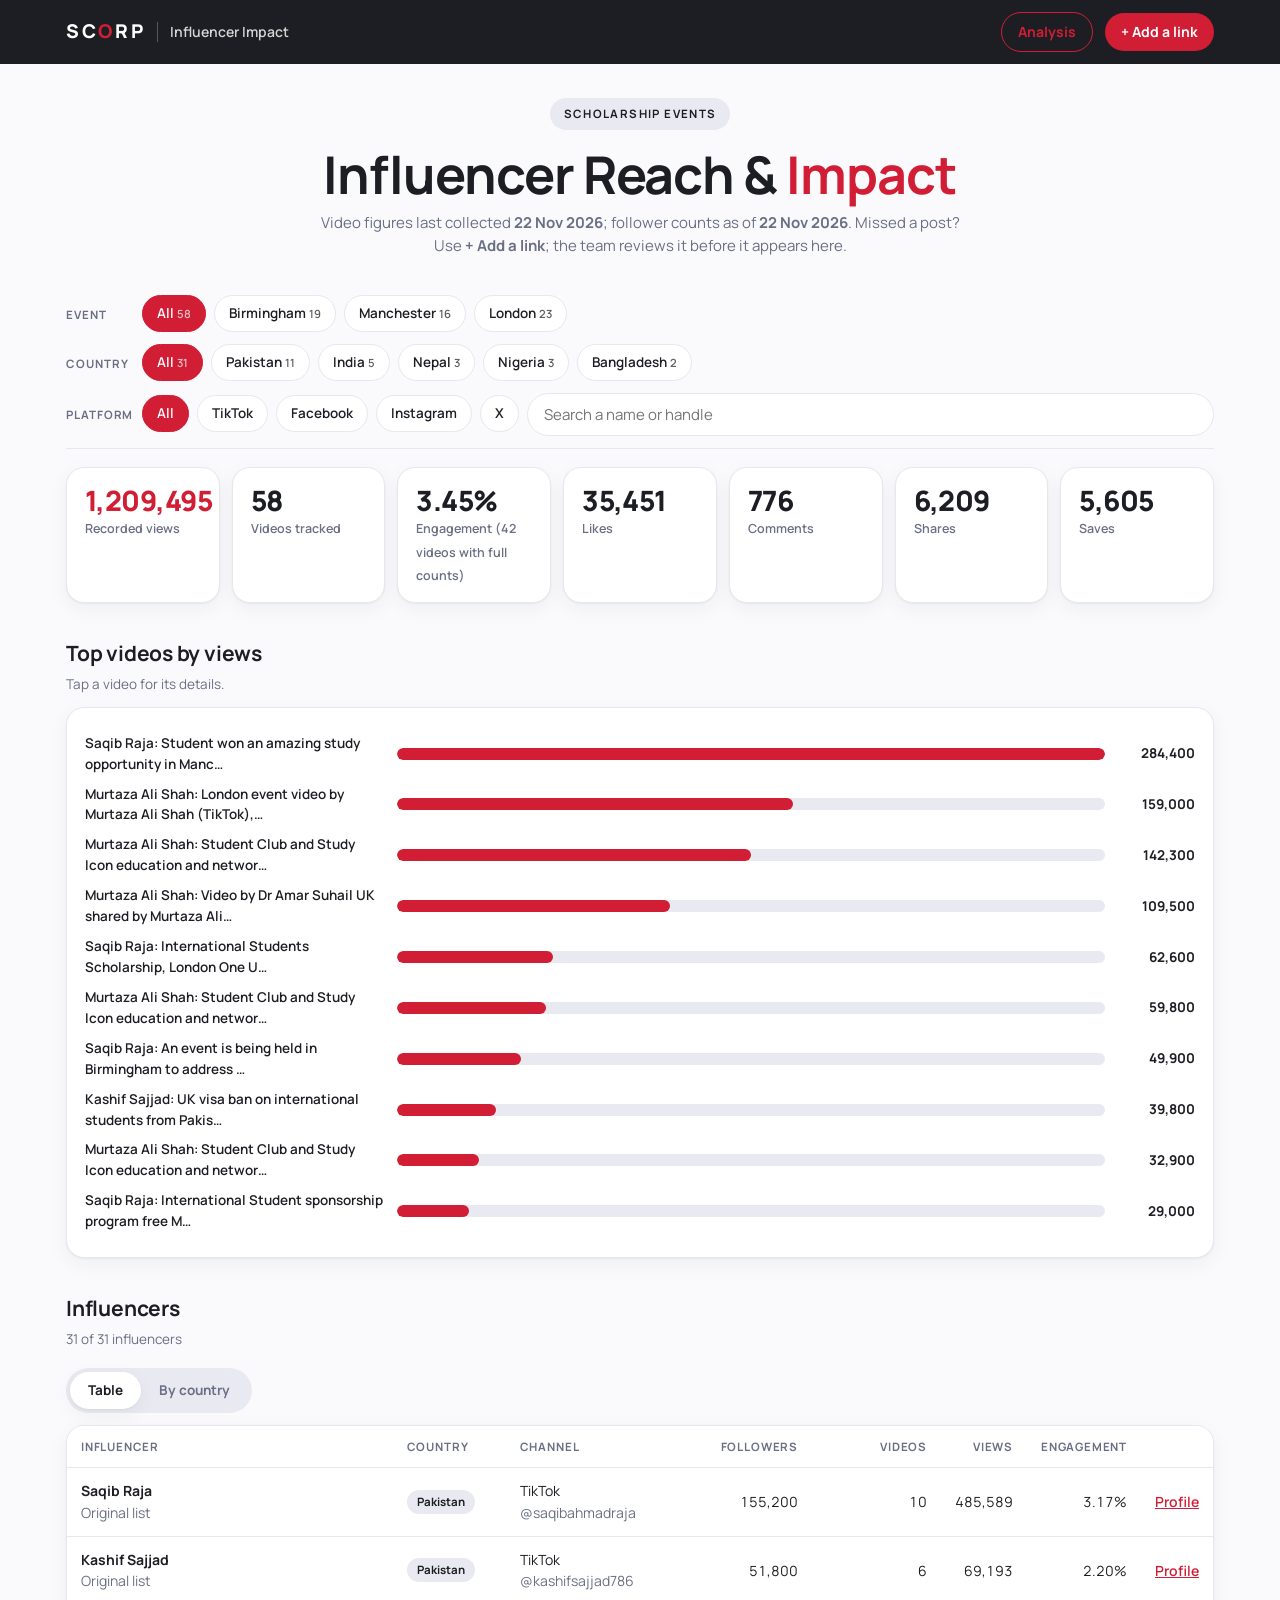
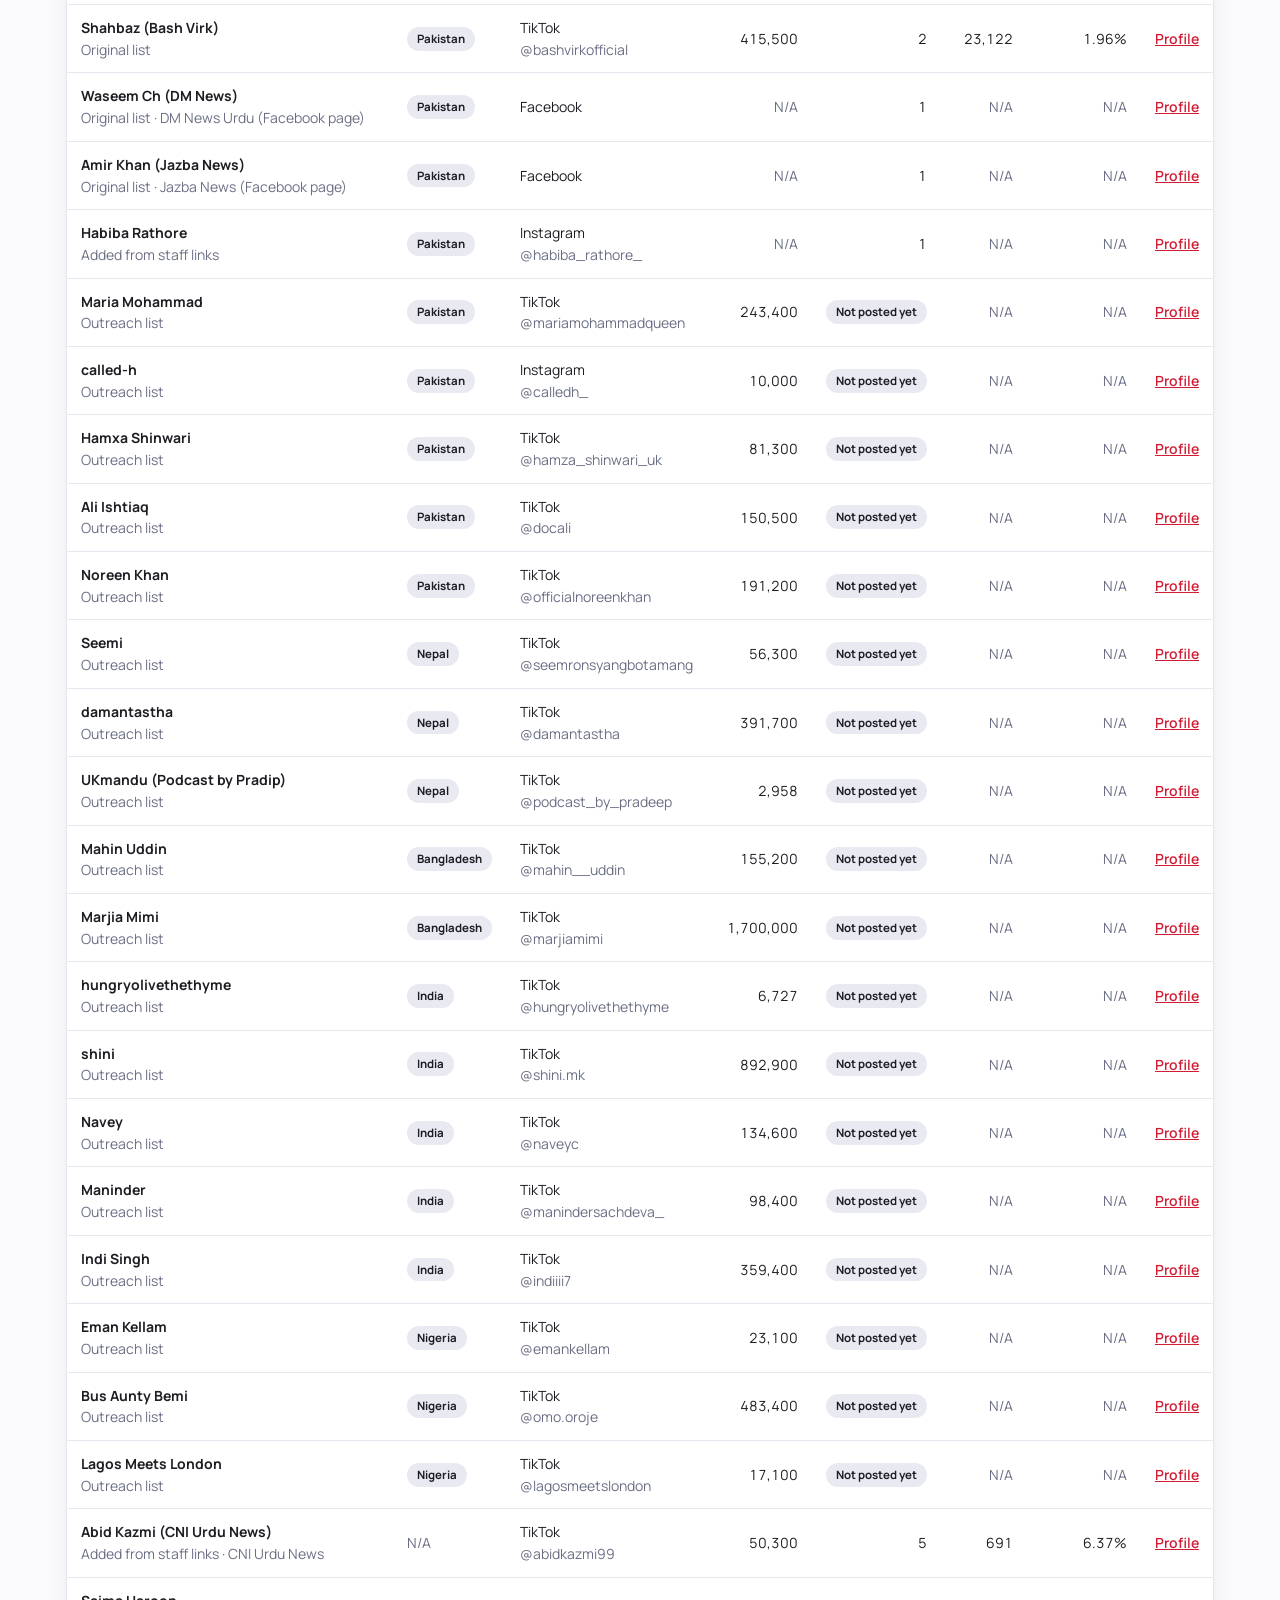
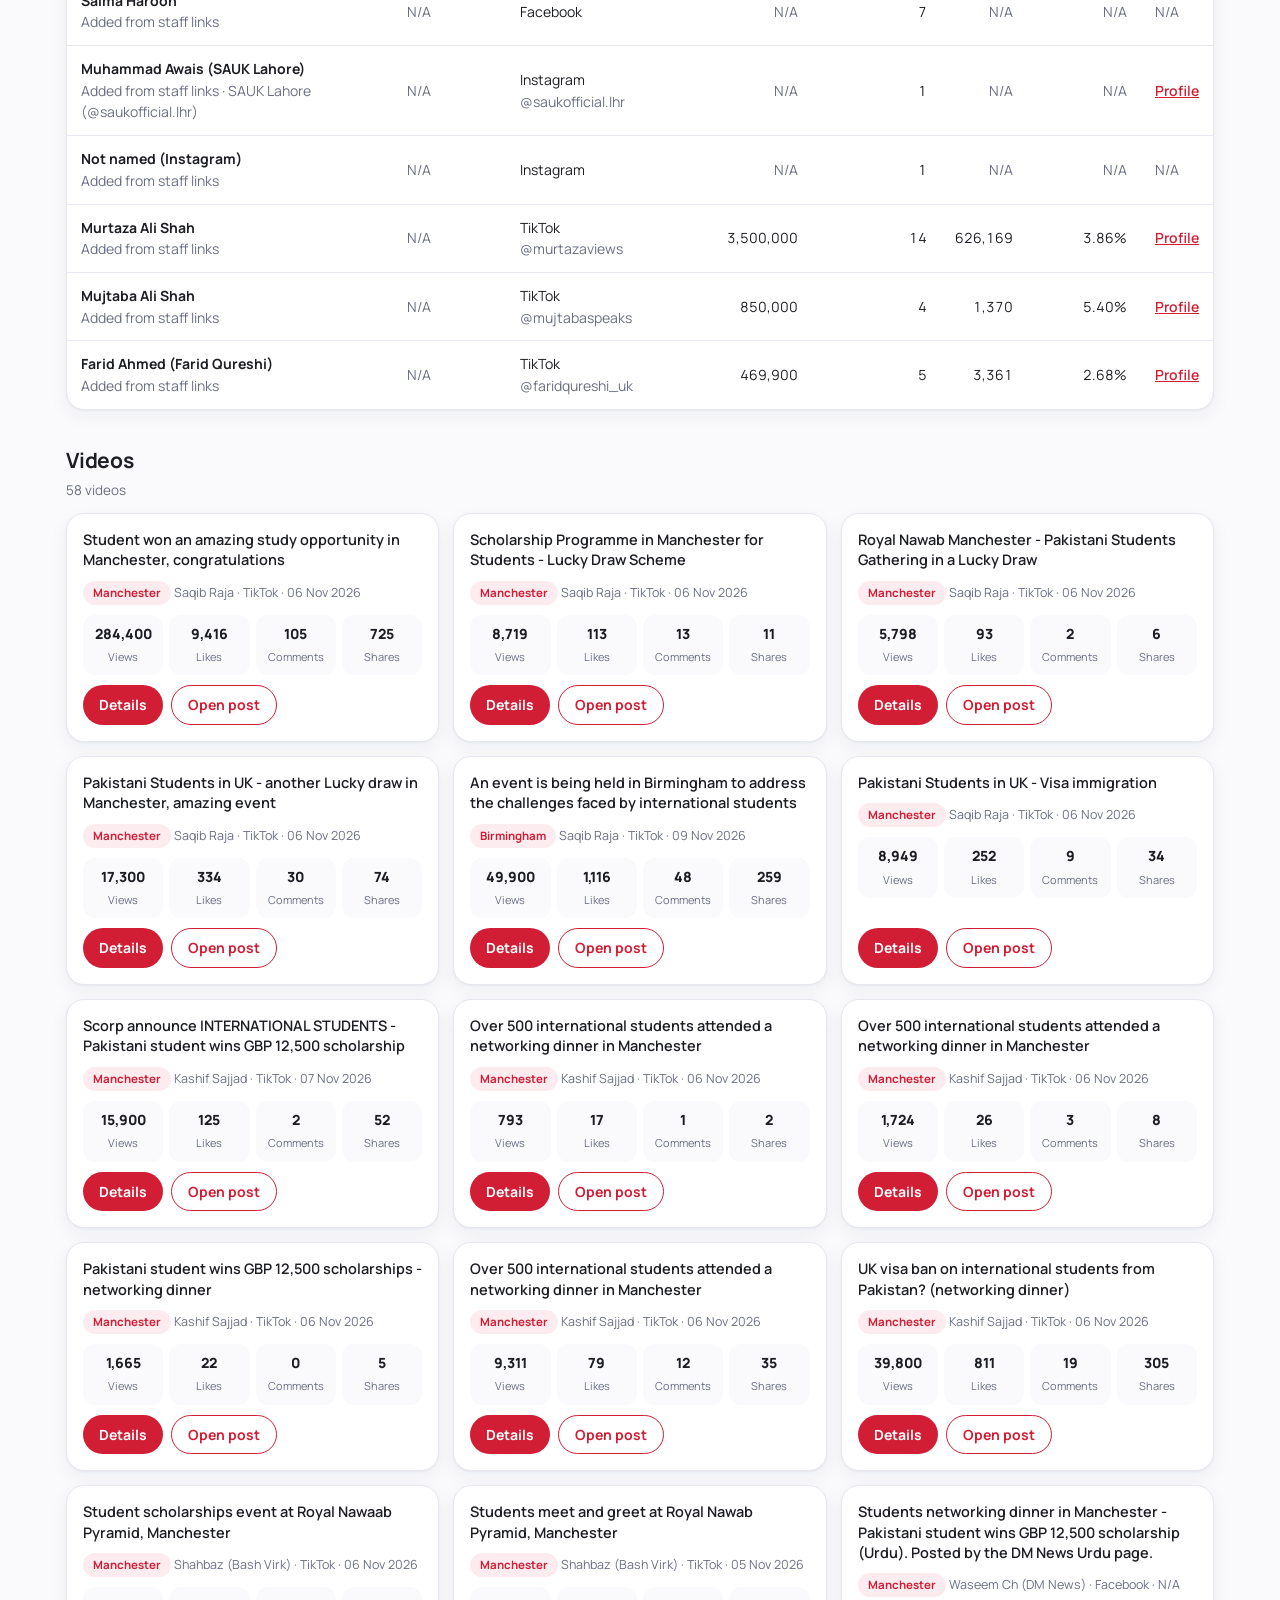
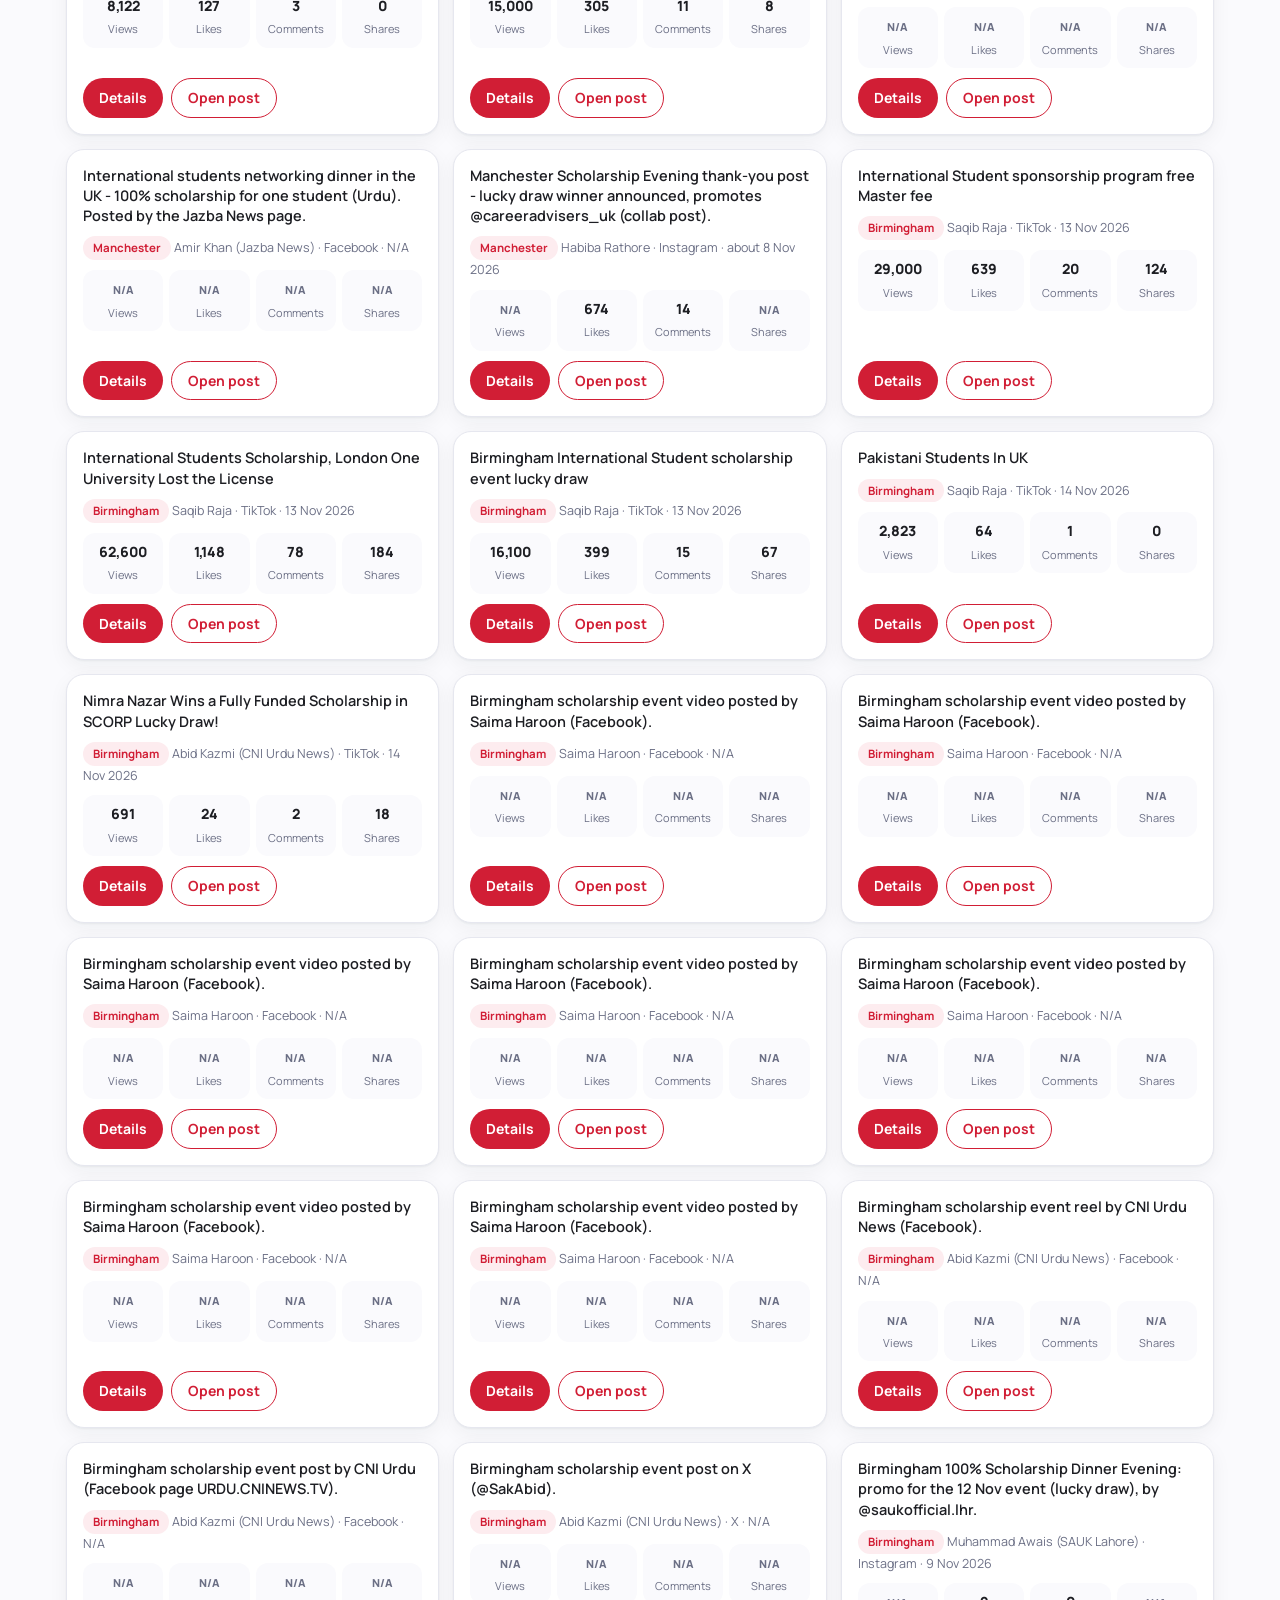
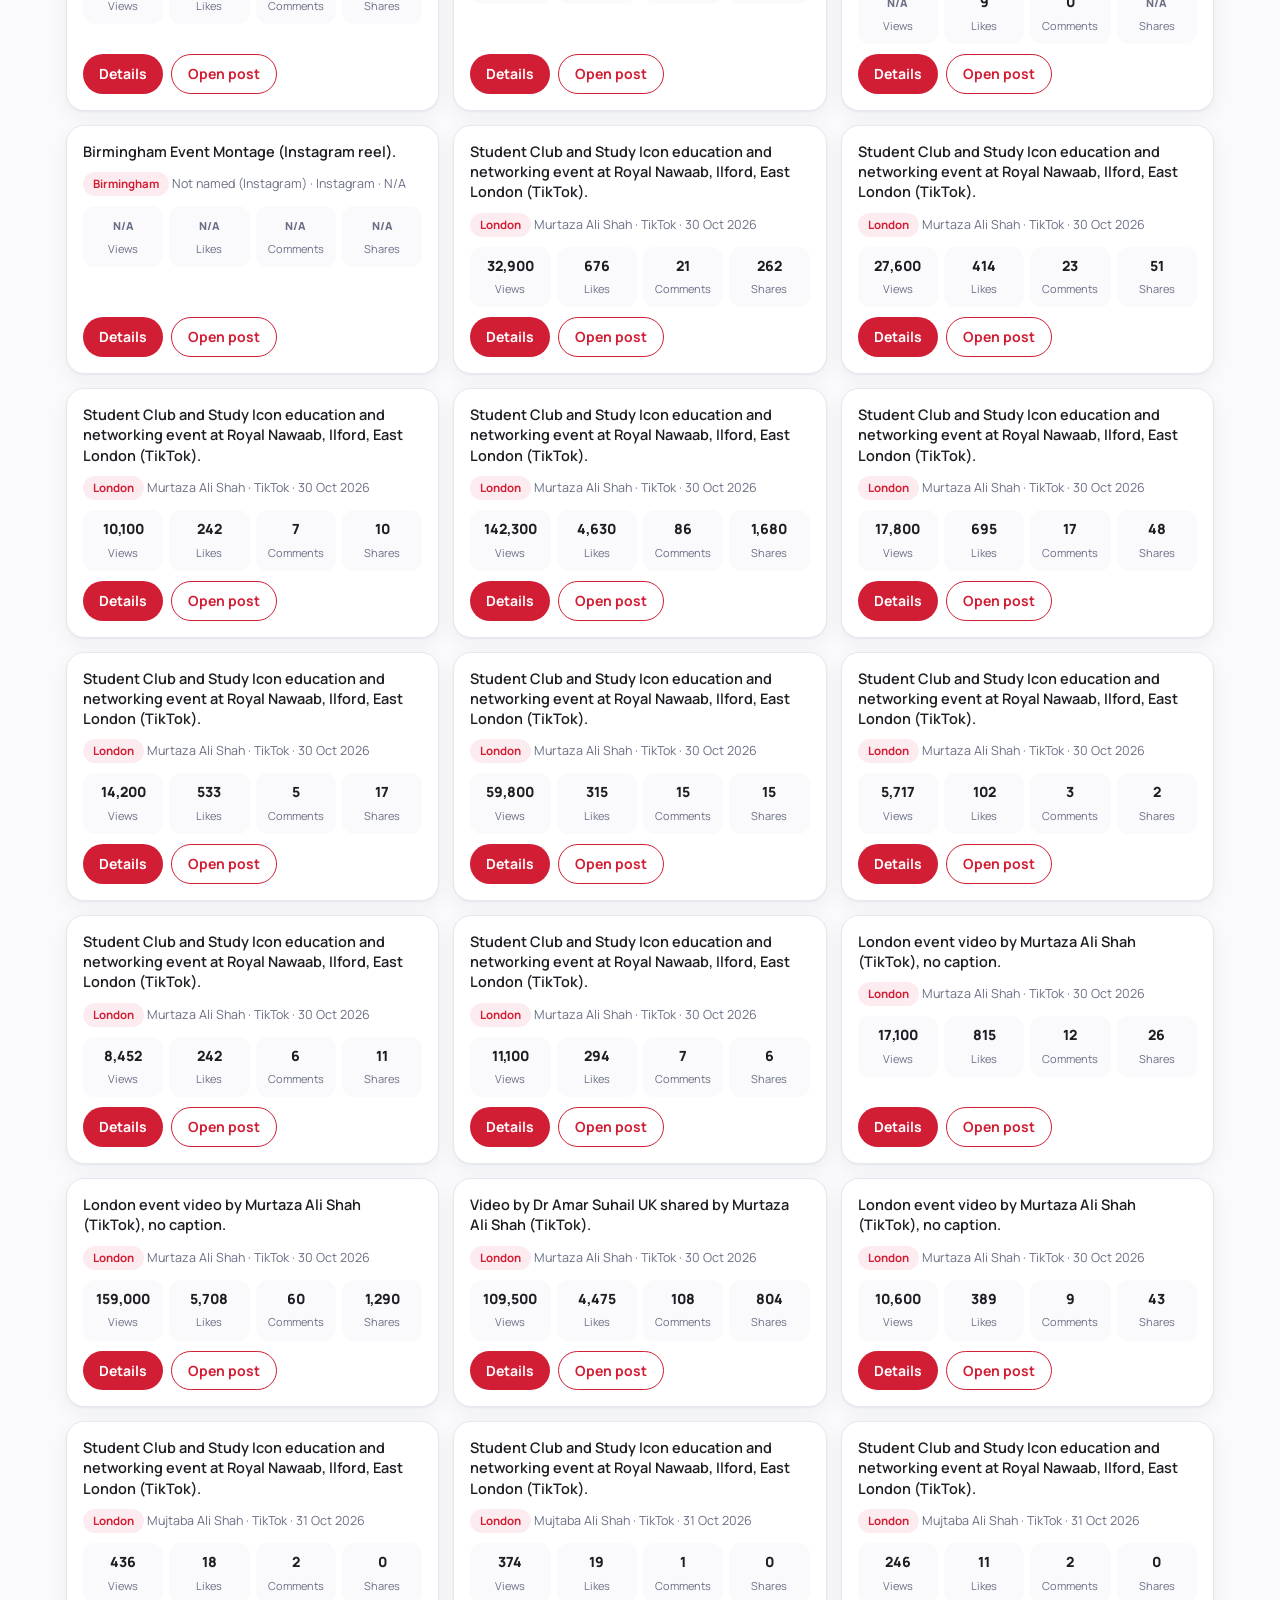
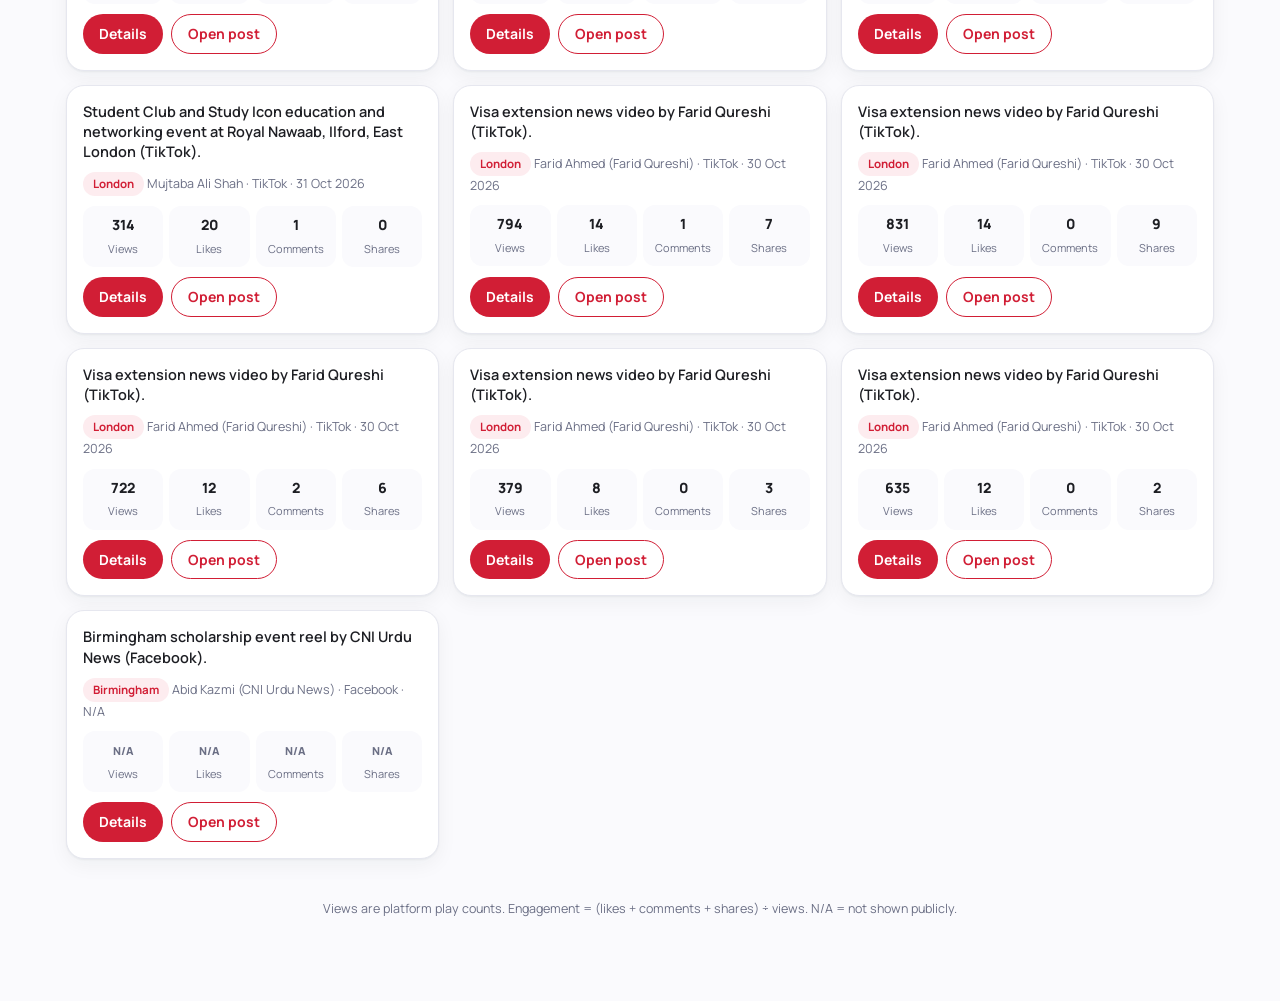
<file: index.html>
<!doctype html><html lang="en"><head><meta charset="utf-8"><meta name="viewport" content="width=device-width,initial-scale=1">
<title>Influencer Impact Dashboard</title><link rel="stylesheet" href="style.css?v=4"></head><body>
<header class="top"><div class="in"><a class="logo" href="./">SC<i>O</i>RP</a><span class="sep"></span><span class="pn">Influencer Impact</span><a class="btn ghost sm" href="analysis.html">Analysis</a><a class="btn sm" href="https://docs.google.com/forms/d/e/1FAIpQLSfrYNntr-nBe1pw6hM6SDJ0h1Y4X-rVq7WPxCaLo4X-ch5Dkg/viewform" target="_blank" rel="noopener">+ Add a link</a></div></header>
<div class="wrap">
<section class="hero"><span class="eyebrow">Scholarship events</span><h1>Influencer Reach &amp; <em>Impact</em></h1>
<p class="sub">Video figures last collected <b id="upd"></b>; follower counts as of <b id="upd2"></b>. Missed a post? Use <b>+ Add a link</b>; the team reviews it before it appears here.</p></section>

<div class="filters" id="filters">
<div class="frow"><span class="flab">Event</span><span id="fe" class="frow" style="overflow:visible"></span></div>
<div class="frow"><span class="flab">Country</span><span id="fc" class="frow" style="overflow:visible"></span></div>
<div class="frow"><span class="flab">Platform</span><span id="fp" class="frow" style="overflow:visible"></span><input class="search" id="fq" type="search" placeholder="Search a name or handle" aria-label="Search influencers"><button class="reset" id="rs">Clear filters</button></div>
</div>

<div class="kpis" id="kpis"></div>

<h2>Top videos by views</h2><p class="h2s">Tap a video for its details.</p>
<div class="card bars" id="bars"></div>

<h2>Influencers</h2><p class="h2s" id="icount"></p>
<div class="tabs" role="tablist"><button class="tab on" data-view="table" role="tab">Table</button><button class="tab" data-view="country" role="tab">By country</button></div>
<div id="vtable" class="tw"><table id="inf"></table></div>
<div id="vcountry" class="card" hidden></div>

<h2>Videos</h2><p class="h2s" id="vcount"></p>
<div class="vgrid" id="vids"></div>
<p class="foot">Views are platform play counts. Engagement = (likes + comments + shares) &divide; views. N/A = not shown publicly.</p>
</div>
<div class="modal" id="modal" role="dialog" aria-modal="true"><div class="mbox"><button id="mclose" class="btn ghost sm" style="float:right" aria-label="Close">&times;</button><div id="mbody"></div></div></div>
<script src="data/embedded.js"></script><script>
function parseCSV(t){const r=[];let row=[],f='',q=false;for(let i=0;i<t.length;i++){const c=t[i];if(q){if(c=='"'){if(t[i+1]=='"'){f+='"';i++}else q=false}else f+=c}else if(c=='"')q=true;else if(c==','){row.push(f);f=''}else if(c=='\n'||c=='\r'){if(c=='\r'&&t[i+1]=='\n')i++;row.push(f);r.push(row);row=[];f=''}else f+=c}if(f!==''||row.length){row.push(f);r.push(row)}const h=r.shift();return r.filter(x=>x.length>1).map(x=>Object.fromEntries(h.map((k,i)=>[k,x[i]])))}
async function load(n){try{const r=await fetch('data/'+n+'.csv?'+Date.now());if(!r.ok)throw 0;return parseCSV(await r.text())}catch(e){return parseCSV(window.EMBEDDED[n])}}
const num=x=>x===''||x==null?null:Number(x);
const f=x=>x==null?'<span class="na">N/A</span>':x.toLocaleString('en-GB');
const p=x=>x==null?'<span class="na">N/A</span>':x.toFixed(2)+'%';
const esc=s=>String(s).replace(/[&<>"]/g,c=>({'&':'&amp;','<':'&lt;','>':'&gt;','"':'&quot;'}[c]));
const fmtK=n=>n>=1e6?(n/1e6).toFixed(n>=1e7?0:1).replace(/\.0$/,'')+'M':n>=1e3?(n/1e3).toFixed(n>=1e5?0:1).replace(/\.0$/,'')+'K':String(n);
async function model(){const [vs,hs,is]=await Promise.all([load('videos'),load('history'),load('influencers')]);
 const by={};hs.forEach(h=>{(by[h.slug]=by[h.slug]||[]).push(h)});
 vs.forEach(v=>{const hist=(by[v.slug]||[]).sort((a,b)=>a.collected_at<b.collected_at?-1:1);v.hist=hist;const l=hist[hist.length-1]||{};
  ['views','likes','comments','shares','saves','reach'].forEach(k=>v[k]=num(l[k]));v.collected=l.collected_at||'';
  v.eng=(v.views&&v.likes!=null&&v.comments!=null&&v.shares!=null)?100*(v.likes+v.comments+v.shares)/v.views:null});
 is.forEach(i=>{i.country=i.country||'';i.followers=num(i.followers);i.reported=num(i.reported_videos)});
 const cm={};is.forEach(i=>cm[i.name]=i.country);vs.forEach(v=>{v.country=cm[v.influencer]||'';v.event=v.event||''});return{vs,is}}

let M;const $=s=>document.querySelector(s);
const S={e:'',c:'',p:'',q:'',view:'table',sort:'',dir:-1};
const nameMatch=i=>!S.q||(i.name+' '+(i.handle||'')+' '+(i.outlet||'')).toLowerCase().includes(S.q.toLowerCase());
function selVideos(){return M.vs.filter(v=>(!S.e||v.event===S.e)&&(!S.c||v.country===S.c)&&(!S.p||v.platform===S.p)&&(!S.q||v.influencer.toLowerCase().includes(S.q.toLowerCase())))}
function selInf(){return M.is.filter(i=>(!S.c||i.country===S.c)&&nameMatch(i)&&(!S.e||M.vs.some(v=>v.influencer===i.name&&v.event===S.e))&&(!S.p||i.platform===S.p||M.vs.some(v=>v.influencer===i.name&&v.platform===S.p)))}
function tot(vs){const s=k=>{const a=vs.filter(v=>v[k]!=null);return a.length?a.reduce((t,v)=>t+v[k],0):null};const el=vs.filter(v=>v.eng!=null);const iv=el.reduce((t,v)=>t+v.views,0),ii=el.reduce((t,v)=>t+v.likes+v.comments+v.shares,0);return{n:vs.length,views:s('views'),likes:s('likes'),comments:s('comments'),shares:s('shares'),saves:s('saves'),eng:iv?100*ii/iv:null,elig:el.length}}
function chips(){const cs={};M.is.forEach(i=>{if(i.country)cs[i.country]=(cs[i.country]||0)+1});
 const ch=(grp,val,label,cnt)=>`<button class="chip${S[grp]===val?' on':''}" data-g="${grp}" data-val="${esc(val)}">${esc(label)}${cnt!=null?`<small>${cnt}</small>`:''}</button>`;
 $('#fc').innerHTML=ch('c','','All',M.is.length)+Object.keys(cs).sort((a,b)=>cs[b]-cs[a]||a.localeCompare(b)).map(c=>ch('c',c,c,cs[c])).join('');
 const ec={};M.vs.forEach(v=>{if(v.event)ec[v.event]=(ec[v.event]||0)+1});
 $('#fe').innerHTML=ch('e','','All',M.vs.length)+['Birmingham','Manchester','London'].map(e=>ch('e',e,e,ec[e]||0)).join('');
 $('#fp').innerHTML=['','TikTok','Facebook','Instagram','X'].map(x=>ch('p',x,x||'All')).join('');
 $('#rs').classList.toggle('show',!!(S.e||S.c||S.p||S.q))}
const SORTS={name:i=>i.name.toLowerCase(),country:i=>i.country,followers:i=>i.followers,tracked:i=>i.x.n,views:i=>i.x.views,eng:i=>i.x.eng};
function render(){chips();const vs=selVideos(),t=tot(vs),inf=selInf();
 $('#kpis').innerHTML=`<div class="kpi hl"><b>${f(t.views)}</b><span>Recorded views</span></div><div class="kpi"><b>${f(t.n)}</b><span>Videos tracked</span></div><div class="kpi"><b>${p(t.eng)}</b><span>Engagement (${t.elig} videos with full counts)</span></div><div class="kpi"><b>${f(t.likes)}</b><span>Likes</span></div><div class="kpi"><b>${f(t.comments)}</b><span>Comments</span></div><div class="kpi"><b>${f(t.shares)}</b><span>Shares</span></div><div class="kpi"><b>${f(t.saves)}</b><span>Saves</span></div>`;
 const wv=vs.filter(v=>v.views!=null).sort((a,b)=>b.views-a.views).slice(0,10),mx=wv[0]?wv[0].views:1;
 $('#bars').innerHTML=wv.length?wv.map(v=>`<div class="row"><a href="video.html?id=${v.slug}" data-v="${v.slug}">${esc(v.influencer.split(' (')[0])}: ${esc(v.caption.slice(0,48))}${v.caption.length>48?'…':''}</a><div class="track"><div class="fill" style="width:${Math.max(1,100*v.views/mx)}%"></div></div><b>${v.views.toLocaleString('en-GB')}</b></div>`).join(''):'<div class="empty">No videos with a view count match these filters.</div>';
 inf.forEach(i=>i.x=tot(M.vs.filter(v=>v.influencer===i.name&&(!S.p||v.platform===S.p)&&(!S.e||v.event===S.e))));
 const key=SORTS[S.sort];const rows=key?[...inf].sort((a,b)=>{const x=key(a),y=key(b);if(x==null&&y==null)return 0;if(x==null)return 1;if(y==null)return -1;return (x<y?-1:x>y?1:0)*S.dir}):inf;
 $('#icount').textContent=`${inf.length} of ${M.is.length} influencers`+(S.c?` in ${S.c}`:'');
 const th=(k,l,n)=>`<th class="s${n?' n':''}${S.sort===k?' on':''}" data-s="${k}">${l}${S.sort===k?(S.dir<0?' ↓':' ↑'):''}</th>`;
 $('#inf').innerHTML='<thead><tr>'+th('name','Influencer')+th('country','Country')+'<th>Channel</th>'+th('followers','Followers',1)+th('tracked','Videos',1)+th('views','Views',1)+th('eng','Engagement',1)+'<th></th></tr></thead><tbody>'+(rows.length?rows.map(i=>{const x=i.x;return `<tr><td><span class="nm">${esc(i.name)}</span><br><span class="na">${esc(i.group)}${i.outlet?' · '+esc(i.outlet):''}</span></td><td>${i.country?`<span class="tag">${esc(i.country)}</span>`:'<span class="na">N/A</span>'}</td><td>${esc(i.platform)}${i.handle?'<br><span class="na">'+esc(i.handle)+'</span>':''}</td><td class="n">${f(i.followers)}</td><td class="n">${x.n?x.n:(i.group==='Outreach list'?'<span class="tag">Not posted yet</span>':'0')}</td><td class="n">${f(x.views)}</td><td class="n">${p(x.eng)}</td><td>${i.profile_url?`<a href="${esc(i.profile_url)}" target="_blank" rel="noopener">Profile</a>`:'<span class="na">N/A</span>'}</td></tr>`}).join(''):'<tr><td colspan="8" class="empty">No influencers match these filters.</td></tr>')+'</tbody>';
 const g={};inf.forEach(i=>{(g[i.country||'No country']=g[i.country||'No country']||[]).push(i)});
 $('#vcountry').innerHTML=Object.keys(g).length?Object.keys(g).sort((a,b)=>g[b].length-g[a].length||a.localeCompare(b)).map(c=>`<div class="cgrp"><h3>${esc(c)} <span>(${g[c].length})</span></h3><div class="pills">${[...g[c]].sort((a,b)=>(b.followers||0)-(a.followers||0)).map(i=>`<a class="pl" ${i.profile_url?`href="${esc(i.profile_url)}" `:''}target="_blank" rel="noopener">${esc(i.name)}${i.followers!=null?`<small>${fmtK(i.followers)}</small>`:''}</a>`).join('')}</div></div>`).join(''):'<div class="empty">No influencers match these filters.</div>';
 $('#vtable').hidden=S.view!=='table';$('#vcountry').hidden=S.view!=='country';document.querySelectorAll('.tab').forEach(b=>b.classList.toggle('on',b.dataset.view===S.view));
 $('#vcount').textContent=`${vs.length} video${vs.length==1?'':'s'}`;
 $('#vids').innerHTML=vs.length?vs.map(v=>`<div class="vc"><h3><a href="video.html?id=${v.slug}" data-v="${v.slug}">${esc(v.caption)}</a></h3><div class="meta">${v.event?`<span class="tag red">${esc(v.event)}</span> `:''}${esc(v.influencer)} &middot; ${esc(v.platform)} &middot; ${esc(v.posted)}</div><div class="stats"><div><b>${f(v.views)}</b><span>Views</span></div><div><b>${f(v.likes)}</b><span>Likes</span></div><div><b>${f(v.comments)}</b><span>Comments</span></div><div><b>${f(v.shares)}</b><span>Shares</span></div></div><div class="btns"><a class="btn sm" href="video.html?id=${v.slug}" data-v="${v.slug}">Details</a><a class="btn sm ghost" href="${esc(v.url)}" target="_blank" rel="noopener">Open post</a></div></div>`).join(''):'<div class="card empty" style="grid-column:1/-1">No videos match these filters.</div>'}
function spark(h){const pts=h.filter(x=>num(x.views)!=null);if(pts.length<2)return '<p class="na">Growth chart appears once this video has been checked at least twice.</p>';const v=pts.map(x=>num(x.views)),mn=Math.min(...v),mx=Math.max(...v),W=300,H=50;const c=v.map((y,i)=>`${(i/(v.length-1))*W},${H-(mx==mn?H/2:((y-mn)/(mx-mn))*(H-6))-3}`).join(' ');return `<svg class="spark" viewBox="0 0 ${W} ${H}" preserveAspectRatio="none"><polyline fill="none" stroke="var(--bar)" stroke-width="2" points="${c}"/></svg><p class="na">${esc(pts[0].collected_at)}: ${v[0].toLocaleString('en-GB')} &rarr; ${esc(pts[pts.length-1].collected_at)}: ${v[v.length-1].toLocaleString('en-GB')} views</p>`}
function embed(v){if(v.platform==='TikTok')return `<iframe src="https://www.tiktok.com/embed/v2/${esc(v.post_id)}" width="325" height="580" allowfullscreen loading="lazy"></iframe>`;if(v.platform==='Facebook')return `<iframe src="https://www.facebook.com/plugins/video.php?href=${encodeURIComponent(v.url)}&show_text=false&width=360" width="360" height="640" allowfullscreen loading="lazy"></iframe>`;if(v.platform==='Instagram')return `<iframe src="${esc(v.url.replace(/\/?$/,'/'))}embed" width="360" height="640" loading="lazy"></iframe>`;return ''}
function copyText(t,btn){const done=ok=>{btn.textContent=ok?'Copied':'Press and hold the link to copy'};try{if(navigator.clipboard&&window.isSecureContext){navigator.clipboard.writeText(t).then(()=>done(true),()=>done(false));return}}catch(e){}const a=document.createElement('textarea');a.value=t;a.setAttribute('readonly','');a.style.cssText='position:fixed;top:0;left:0;opacity:0';document.body.appendChild(a);a.focus();a.select();a.setSelectionRange(0,t.length);let ok=false;try{ok=document.execCommand('copy')}catch(e){}document.body.removeChild(a);done(ok)}
function openV(slug){const v=M.vs.find(x=>x.slug===slug);if(!v)return;const cell=(l,x)=>`<div class="kpi"><b>${f(x)}</b><span>${l}</span></div>`;
 $('#mbody').innerHTML=`<h1 style="padding-right:50px">${esc(v.caption)}</h1><p class="na">${v.event?esc(v.event)+' &middot; ':''}${esc(v.influencer)}${v.country?' &middot; '+esc(v.country):''} &middot; ${esc(v.platform)} &middot; ${esc(v.posted)}</p>
 <div class="btns"><a class="btn" href="${esc(v.url)}" target="_blank" rel="noopener">Open post on ${esc(v.platform)}</a><button class="btn ghost" id="cp">Copy link</button></div>
 <div class="grid">${cell('Views',v.views)}${cell('Likes',v.likes)}${cell('Comments',v.comments)}${cell('Shares',v.shares)}${cell('Saves',v.saves)}${cell('Unique reach',v.reach)}<div class="kpi"><b>${p(v.eng)}</b><span>Engagement rate</span></div></div>
 <h2 style="margin-top:8px">Views over time</h2><div class="card">${spark(v.hist)}</div>
 <details style="margin-top:12px"><summary>Show the post preview</summary><div class="embed" id="emb"></div></details>
 <p class="na" style="font-size:13px">Collected ${esc(v.collected)} from the ${esc(v.source)}. Engagement rate = (likes + comments + shares) &divide; views. N/A = not shown publicly.${v.note?' '+esc(v.note):''}</p>`;
 $('#mbody').querySelector('details').addEventListener('toggle',e=>{if(e.target.open&&!$('#emb').innerHTML)$('#emb').innerHTML=embed(v)});
 $('#cp').onclick=()=>copyText(v.url,$('#cp'));
 $('#modal').classList.add('open');document.body.style.overflow='hidden';$('#modal').scrollTop=0;history.replaceState(null,'','#'+slug)}
function closeV(){$('#modal').classList.remove('open');document.body.style.overflow='';history.replaceState(null,'',location.pathname+location.search)}
document.addEventListener('click',e=>{const a=e.target.closest('[data-v]');if(a){e.preventDefault();openV(a.dataset.v);return}
 if(e.target.id==='modal'||e.target.closest('#mclose')){closeV();return}
 const c=e.target.closest('.chip');if(c){S[c.dataset.g]=c.dataset.val;render();return}
 const tb=e.target.closest('.tab');if(tb){S.view=tb.dataset.view;render();return}
 const sh=e.target.closest('th.s');if(sh){const k=sh.dataset.s;if(S.sort===k)S.dir=-S.dir;else{S.sort=k;S.dir=k==='name'||k==='country'?1:-1}render();return}
 if(e.target.id==='rs'){S.e='';S.c='';S.p='';S.q='';$('#fq').value='';render()}});
document.addEventListener('keydown',e=>{if(e.key==='Escape')closeV()});
(async()=>{M=await model();{const d=M.vs.map(v=>v.collected).filter(Boolean).sort().pop();{const e=$('#upd2');if(e)e.textContent=d?new Date(d+'T00:00:00').toLocaleDateString('en-GB',{day:'numeric',month:'short',year:'numeric'}):''}$('#upd').textContent=d?new Date(d+'T00:00:00').toLocaleDateString('en-GB',{day:'numeric',month:'short',year:'numeric'}):(window.UPDATED||'')}$('#fq').addEventListener('input',e=>{S.q=e.target.value.trim();render()});render();if(location.hash.length>1)openV(location.hash.slice(1))})();
</script></body></html>
</file>
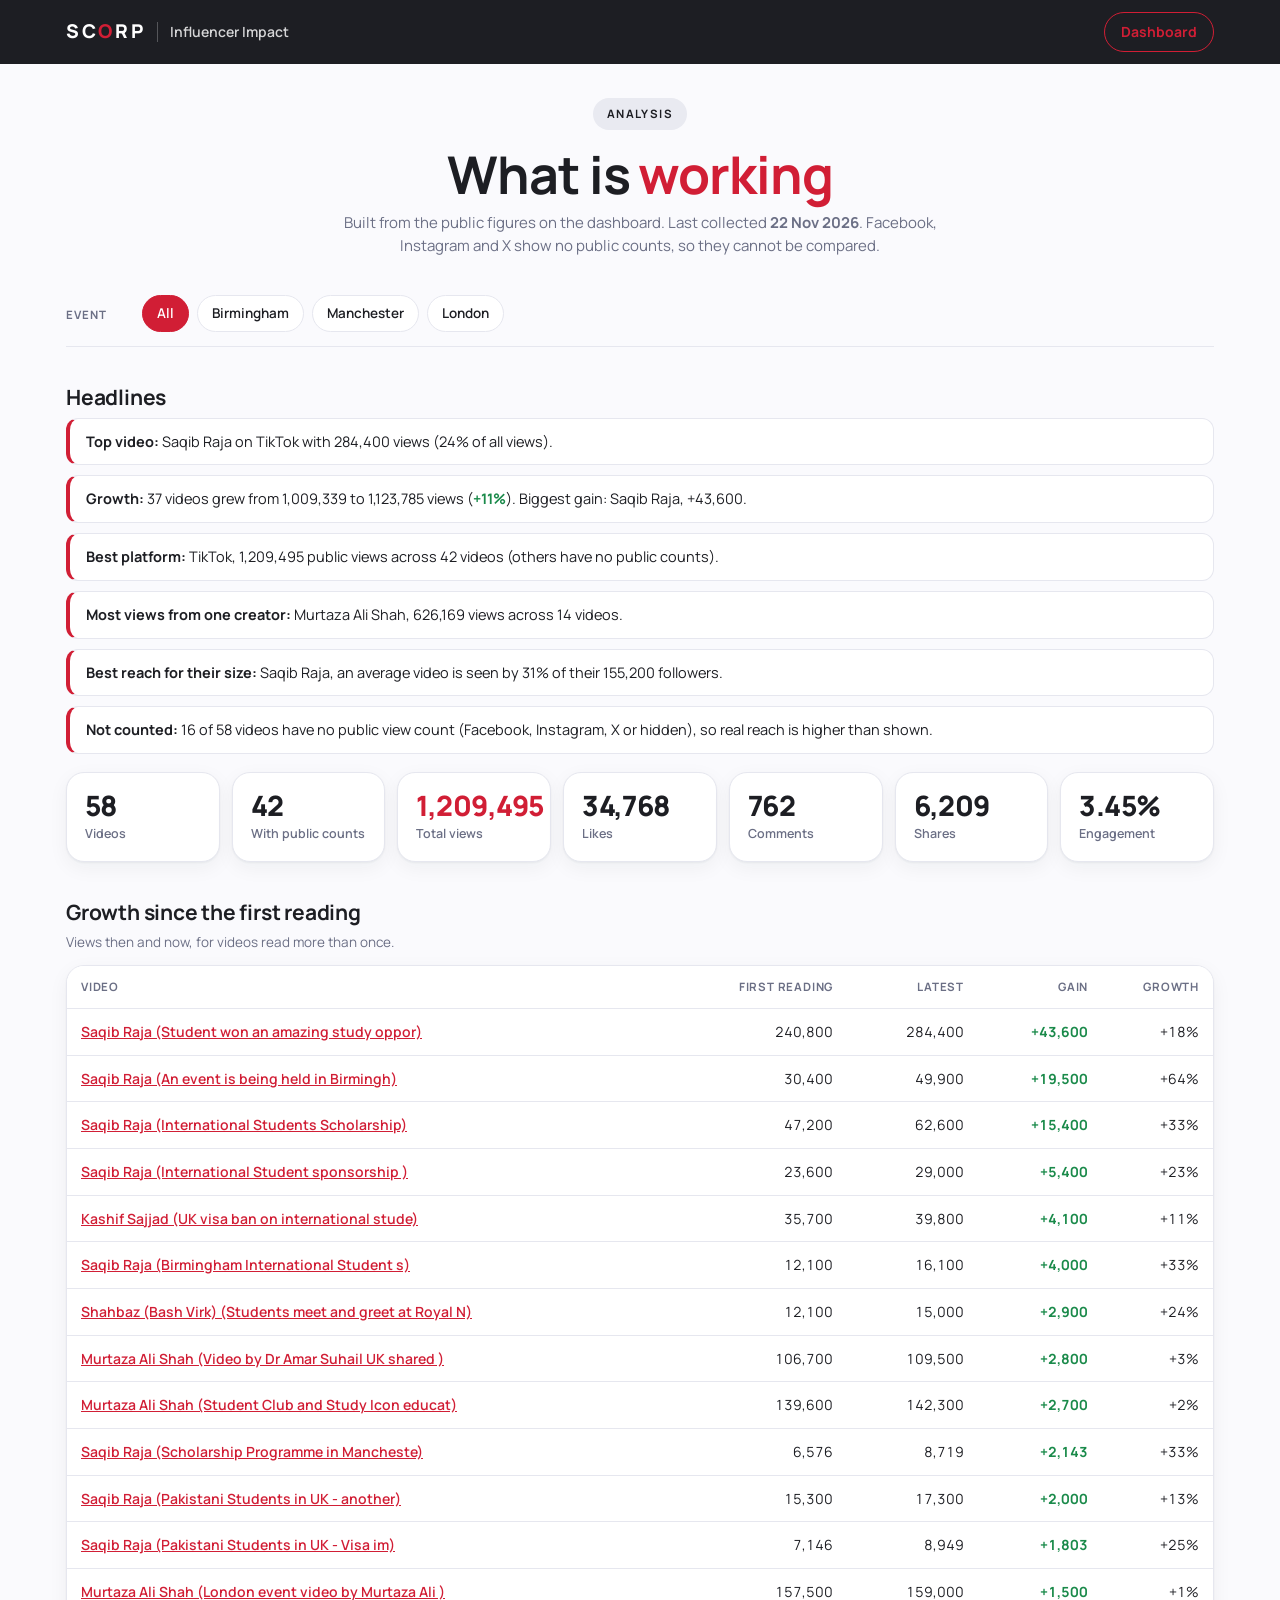
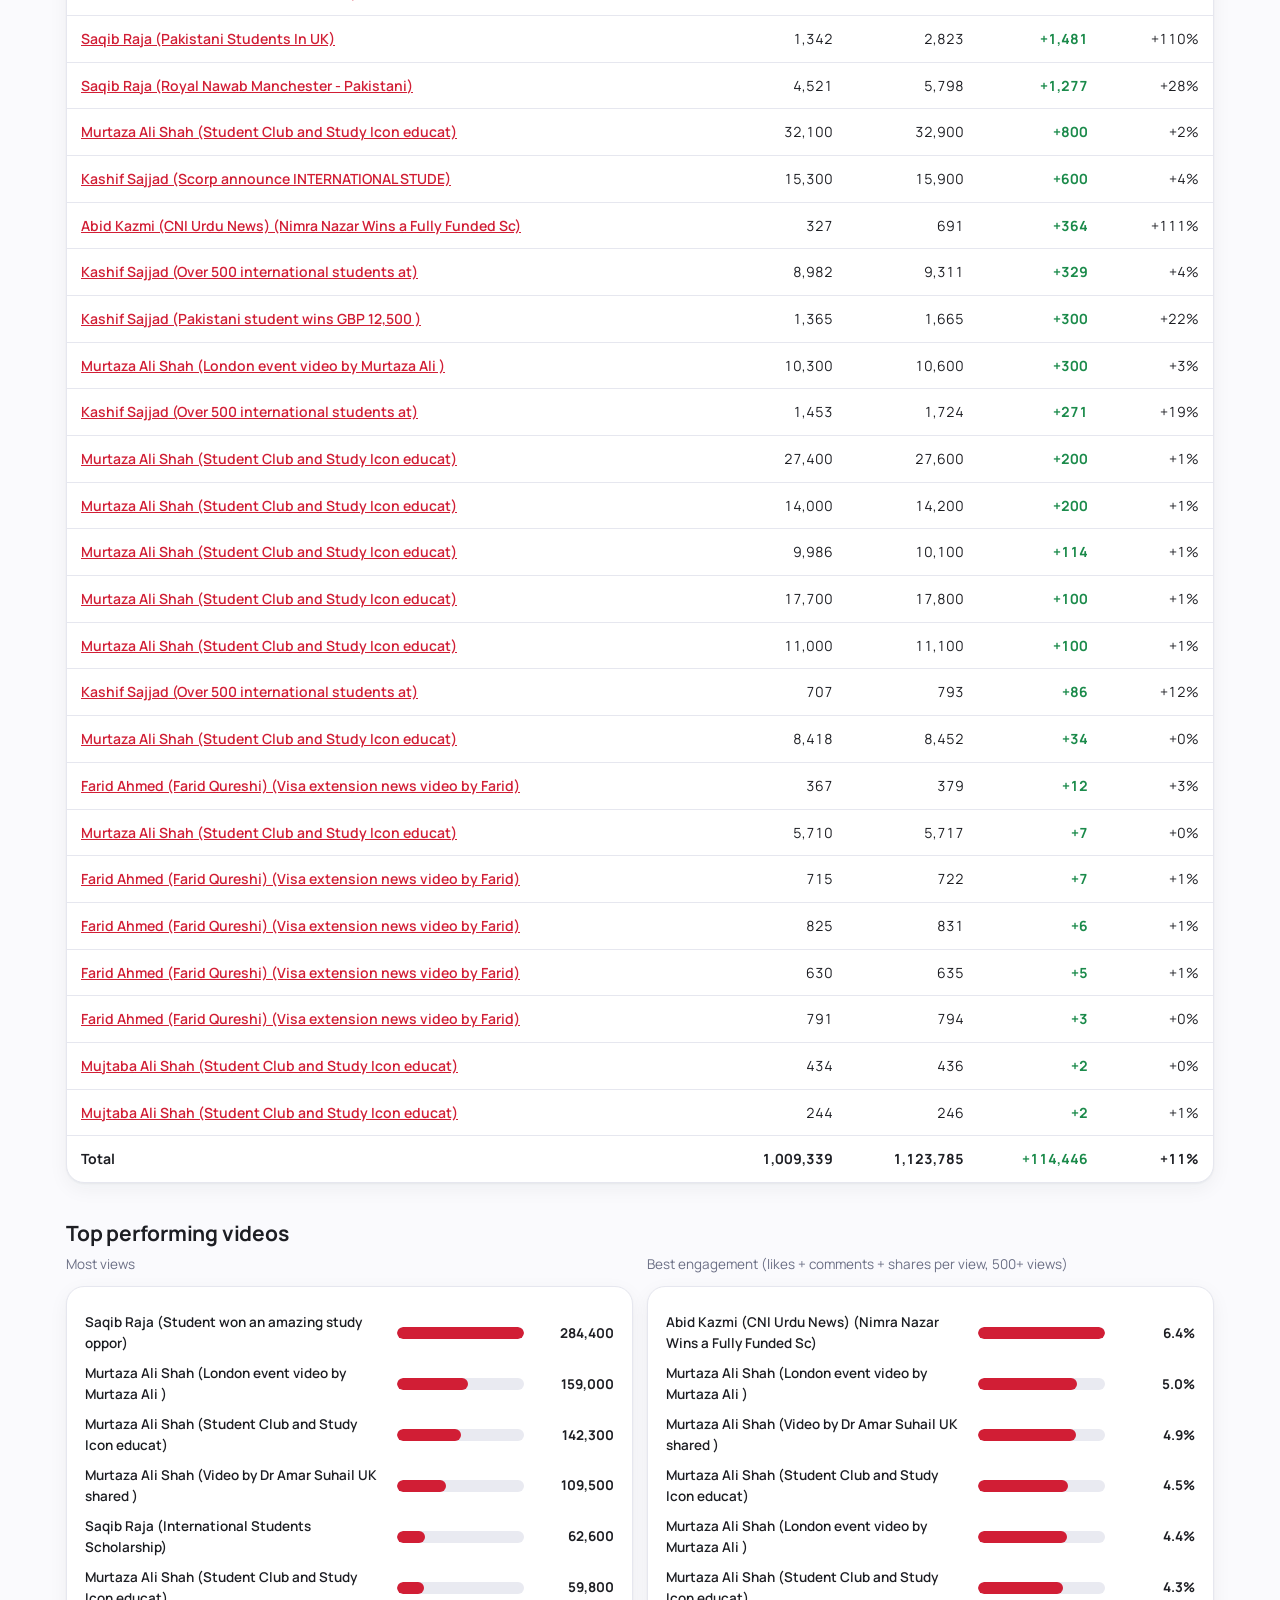
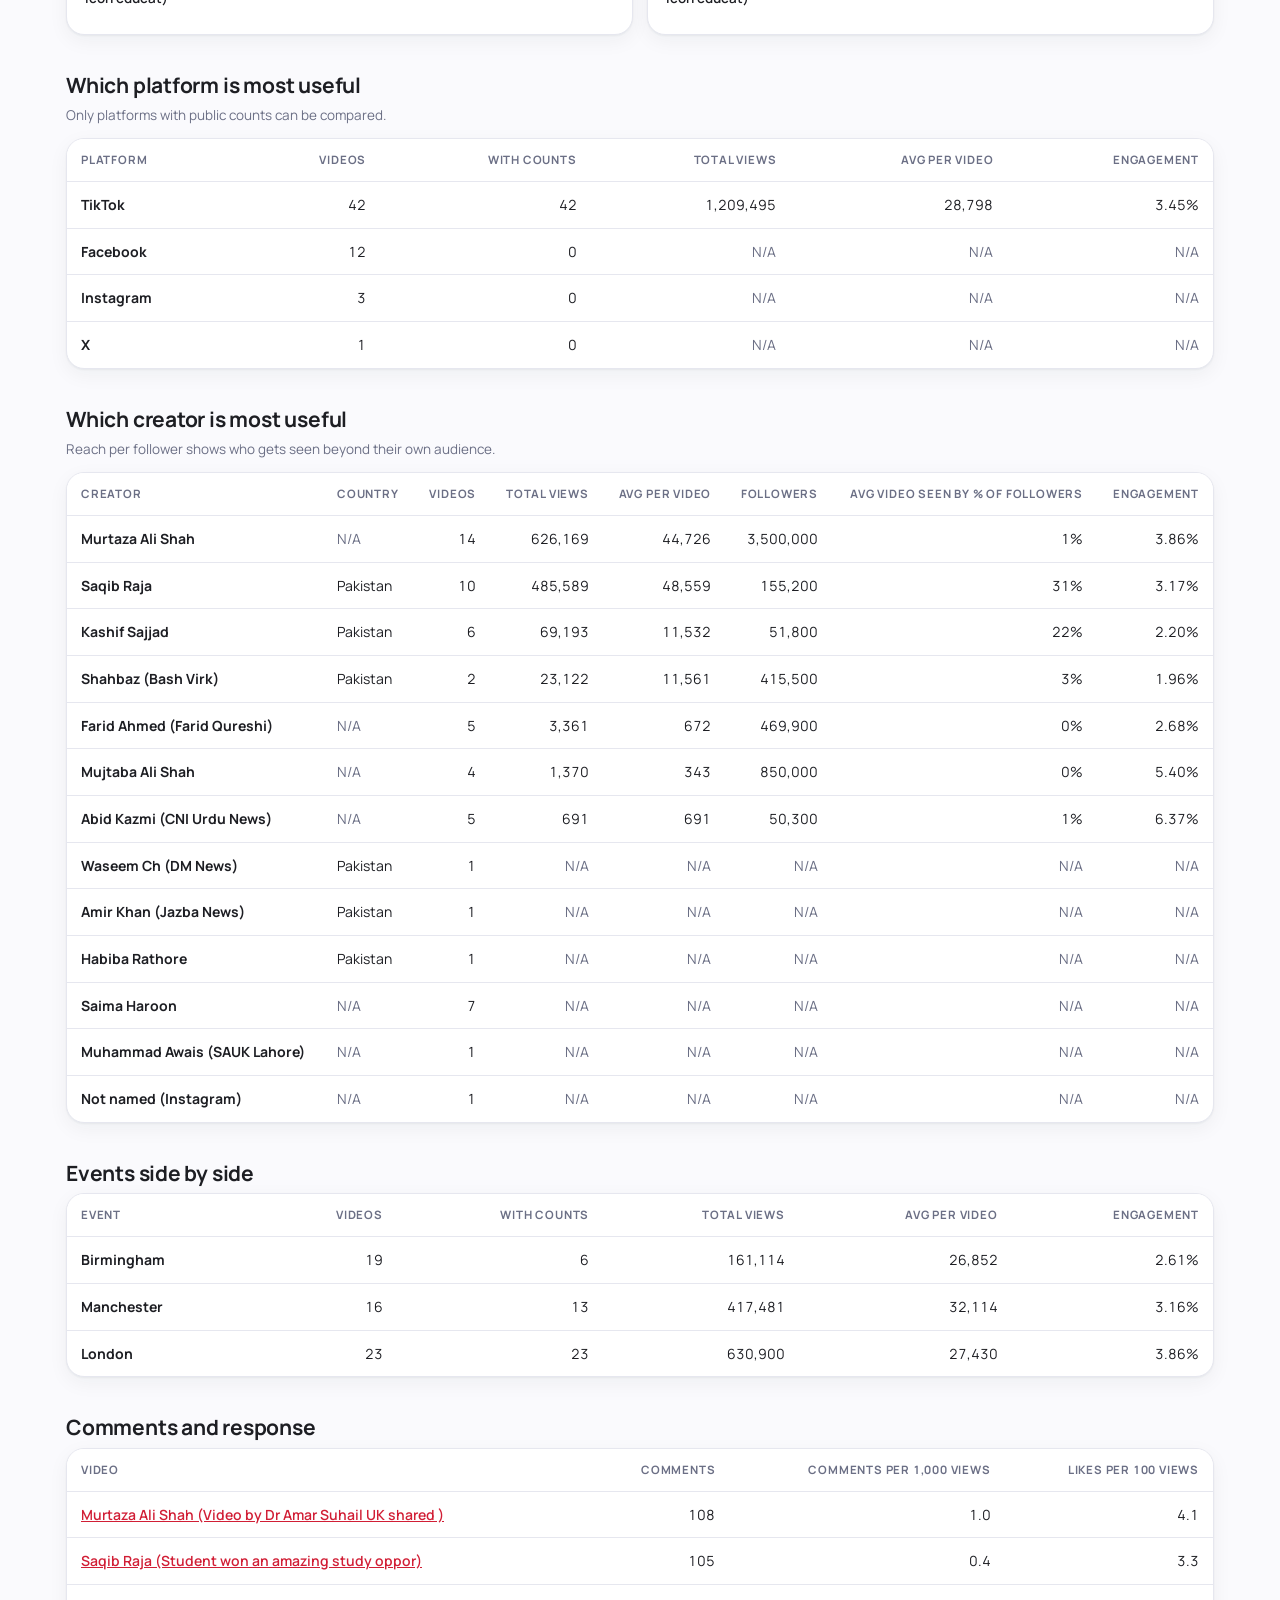
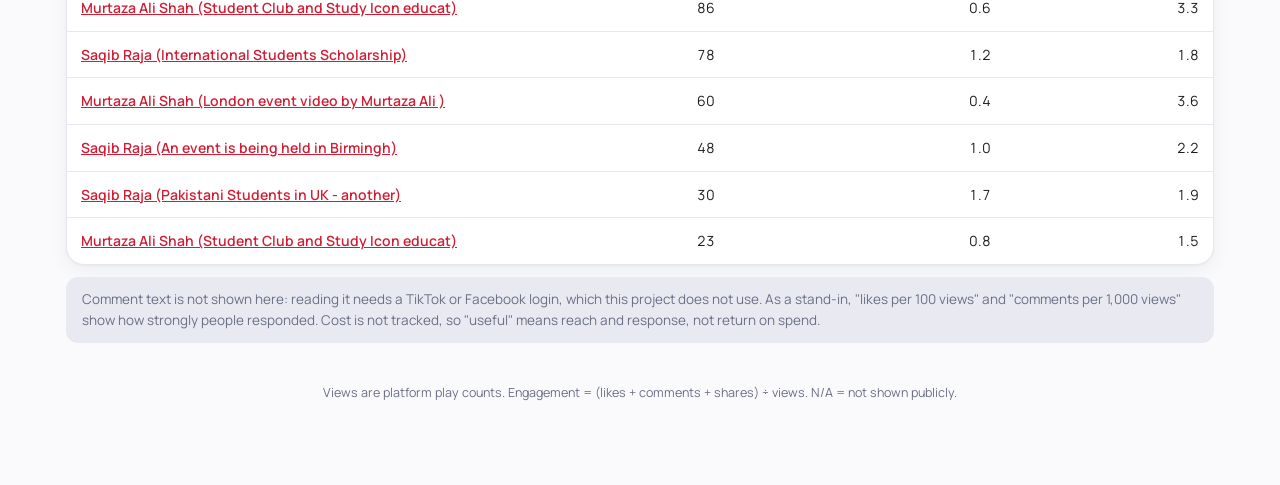
<file: analysis.html>
<!doctype html><html lang="en"><head><meta charset="utf-8"><meta name="viewport" content="width=device-width,initial-scale=1">
<title>Analysis | Influencer Impact</title><link rel="stylesheet" href="style.css?v=4"><style>.two{display:grid;grid-template-columns:repeat(auto-fit,minmax(300px,1fr));gap:14px}.hd{display:grid;gap:10px;margin:0;padding:0;list-style:none}.hd li{background:var(--card);border:1px solid var(--line);border-left:4px solid var(--red);border-radius:12px;padding:12px 16px;font-size:14.5px;line-height:1.5}.up{color:#1a8a4a;font-weight:700}.note{background:var(--pill);border-radius:12px;padding:12px 16px;font-size:13.5px;color:var(--mut);margin-top:12px}td.n,th.n{text-align:right}</style></head><body>
<header class="top"><div class="in"><a class="logo" href="./">SC<i>O</i>RP</a><span class="sep"></span><span class="pn">Influencer Impact</span><a class="btn ghost sm" href="index.html">Dashboard</a></div></header>
<div class="wrap">
<section class="hero"><span class="eyebrow">Analysis</span><h1>What is <em>working</em></h1>
<p class="sub">Built from the public figures on the dashboard. Last collected <b id="upd"></b>. Facebook, Instagram and X show no public counts, so they cannot be compared.</p></section>
<div class="filters"><div class="frow"><span class="flab">Event</span><span id="fe" class="frow" style="overflow:visible"></span></div></div>
<h2>Headlines</h2><ul class="hd" id="hl"></ul>
<div class="kpis" id="kpis"></div>
<h2>Growth since the first reading</h2><p class="h2s">Views then and now, for videos read more than once.</p><div class="tw"><table id="gr"></table></div>
<h2>Top performing videos</h2><div class="two"><div><p class="h2s">Most views</p><div class="card bars" id="tv"></div></div><div><p class="h2s">Best engagement (likes + comments + shares per view, 500+ views)</p><div class="card bars" id="te"></div></div></div>
<h2>Which platform is most useful</h2><p class="h2s">Only platforms with public counts can be compared.</p><div class="tw"><table id="pl"></table></div>
<h2>Which creator is most useful</h2><p class="h2s">Reach per follower shows who gets seen beyond their own audience.</p><div class="tw"><table id="cr"></table></div>
<h2>Events side by side</h2><div class="tw"><table id="ev"></table></div>
<h2>Comments and response</h2><div class="tw"><table id="cm"></table></div>
<p class="note">Comment text is not shown here: reading it needs a TikTok or Facebook login, which this project does not use. As a stand-in, "likes per 100 views" and "comments per 1,000 views" show how strongly people responded. Cost is not tracked, so "useful" means reach and response, not return on spend.</p>
<p class="foot">Views are platform play counts. Engagement = (likes + comments + shares) &divide; views. N/A = not shown publicly.</p>
</div>
<script src="data/embedded.js"></script><script>
function parseCSV(t){const r=[];let row=[],f='',q=false;for(let i=0;i<t.length;i++){const c=t[i];if(q){if(c=='"'){if(t[i+1]=='"'){f+='"';i++}else q=false}else f+=c}else if(c=='"')q=true;else if(c==','){row.push(f);f=''}else if(c=='\n'||c=='\r'){if(c=='\r'&&t[i+1]=='\n')i++;row.push(f);r.push(row);row=[];f=''}else f+=c}if(f!==''||row.length){row.push(f);r.push(row)}const h=r.shift();return r.filter(x=>x.length>1).map(x=>Object.fromEntries(h.map((k,i)=>[k,x[i]])))}

async function load(n){try{const r=await fetch('data/'+n+'.csv?'+Date.now());if(!r.ok)throw 0;return parseCSV(await r.text())}catch(e){return parseCSV(window.EMBEDDED[n])}}
const $=s=>document.querySelector(s),num=x=>x===''||x==null?null:Number(x),esc=s=>String(s).replace(/[&<>"]/g,c=>({'&':'&amp;','<':'&lt;','>':'&gt;','"':'&quot;'}[c]));
const f=x=>x==null||isNaN(x)?'<span class="na">N/A</span>':Math.round(x).toLocaleString('en-GB');
const pc=x=>x==null||!isFinite(x)?'<span class="na">N/A</span>':x.toFixed(2)+'%';
const d1=x=>x==null||!isFinite(x)?'<span class="na">N/A</span>':x.toFixed(1);
const sum=a=>a.reduce((s,x)=>s+x,0);
let VS=[],INF={},EV='All';
function rows(t){return t}
function shortName(v){return v.influencer+' ('+(v.caption||'').slice(0,34)+')'}
function bars(el,items,fmt){const mx=Math.max(...items.map(i=>i.val),1);$(el).innerHTML=items.length?items.map(i=>`<div class="row"><a href="video.html?id=${encodeURIComponent(i.slug)}">${esc(i.label)}</a><div class="track"><div class="fill" style="width:${Math.max(2,i.val/mx*100)}%"></div></div><b>${fmt(i.val)}</b></div>`).join(''):'<p class="empty">Not enough data</p>'}
function render(){
 const vs=VS.filter(v=>EV=='All'||v.event==EV), pub=vs.filter(v=>v.latest);
 const tv=sum(pub.map(v=>v.latest.views)), tl=sum(pub.map(v=>v.latest.likes||0)), tc=sum(pub.map(v=>v.latest.comments||0)), ts=sum(pub.map(v=>v.latest.shares||0));
 const gr=pub.filter(v=>v.first&&v.first!==v.latest&&v.first.views!=null).map(v=>({v,a:v.first.views,b:v.latest.views,g:v.latest.views-v.first.views})).filter(x=>x.g>0).sort((a,b)=>b.g-a.g);
 const ga=sum(gr.map(x=>x.a)),gb=sum(gr.map(x=>x.b));
 const eng=pub.length?(tl+tc+ts)/tv*100:null;
 // platforms
 const plats={};vs.forEach(v=>{(plats[v.platform]=plats[v.platform]||[]).push(v)});
 const prow=Object.entries(plats).map(([p,a])=>{const w=a.filter(v=>v.latest);const t=sum(w.map(v=>v.latest.views));const e=sum(w.map(v=>(v.latest.likes||0)+(v.latest.comments||0)+(v.latest.shares||0)));return{p,n:a.length,w:w.length,t,avg:w.length?t/w.length:null,eng:t?e/t*100:null}}).sort((a,b)=>b.t-a.t);
 // creators
 const cs={};vs.forEach(v=>{(cs[v.influencer]=cs[v.influencer]||[]).push(v)});
 const crow=Object.entries(cs).map(([n,a])=>{const w=a.filter(v=>v.latest);const t=sum(w.map(v=>v.latest.views));const e=sum(w.map(v=>(v.latest.likes||0)+(v.latest.comments||0)+(v.latest.shares||0)));const fl=INF[n]?num(INF[n].followers):null;return{n,c:INF[n]?INF[n].country:'',n_v:a.length,w:w.length,t,avg:w.length?t/w.length:null,fl,rpf:fl&&w.length?(t/w.length)/fl:null,eng:t?e/t*100:null}}).sort((a,b)=>b.t-a.t);
 // headlines
 const H=[];
 const topv=[...pub].sort((a,b)=>b.latest.views-a.latest.views)[0];
 if(topv)H.push(`<b>Top video:</b> ${esc(topv.influencer)} on ${esc(topv.platform)} with ${topv.latest.views.toLocaleString('en-GB')} views (${(topv.latest.views/tv*100).toFixed(0)}% of all views).`);
 if(gr.length)H.push(`<b>Growth:</b> ${gr.length} videos grew from ${ga.toLocaleString('en-GB')} to ${gb.toLocaleString('en-GB')} views (<span class="up">+${((gb-ga)/ga*100).toFixed(0)}%</span>). Biggest gain: ${esc(gr[0].v.influencer)}, +${gr[0].g.toLocaleString('en-GB')}.`);
 const bp=prow.filter(r=>r.t>0)[0];if(bp)H.push(`<b>Best platform:</b> ${esc(bp.p)}, ${bp.t.toLocaleString('en-GB')} public views across ${bp.w} videos${prow.length>1?' (others have no public counts)':''}.`);
 const bc=crow.filter(r=>r.t>0)[0];if(bc)H.push(`<b>Most views from one creator:</b> ${esc(bc.n)}, ${bc.t.toLocaleString('en-GB')} views across ${bc.w} videos.`);
 const br=crow.filter(r=>r.rpf!=null&&r.w).sort((a,b)=>b.rpf-a.rpf)[0];if(br)H.push(`<b>Best reach for their size:</b> ${esc(br.n)}, an average video is seen by ${(br.rpf*100).toFixed(0)}% of their ${br.fl.toLocaleString('en-GB')} followers.`);
 const noc=vs.length-pub.length;if(noc)H.push(`<b>Not counted:</b> ${noc} of ${vs.length} videos have no public view count (Facebook, Instagram, X or hidden), so real reach is higher than shown.`);
 $('#hl').innerHTML=H.map(x=>`<li>${x}</li>`).join('');
 $('#kpis').innerHTML=[['Videos',vs.length],['With public counts',pub.length],['Total views',tv],['Likes',tl],['Comments',tc],['Shares',ts]].map(([l,v],i)=>`<div class="kpi${i==2?' hl':''}"><b>${f(v)}</b><span>${l}</span></div>`).join('')+`<div class="kpi"><b>${pc(eng)}</b><span>Engagement</span></div>`;
 $('#gr').innerHTML='<tr><th>Video</th><th class="n">First reading</th><th class="n">Latest</th><th class="n">Gain</th><th class="n">Growth</th></tr>'+(gr.length?gr.map(x=>`<tr><td><a href="video.html?id=${encodeURIComponent(x.v.slug)}">${esc(shortName(x.v))}</a></td><td class="n">${f(x.a)}</td><td class="n">${f(x.b)}</td><td class="n up">+${f(x.g)}</td><td class="n">+${(x.g/x.a*100).toFixed(0)}%</td></tr>`).join('')+`<tr><td><b>Total</b></td><td class="n"><b>${f(ga)}</b></td><td class="n"><b>${f(gb)}</b></td><td class="n up"><b>+${f(gb-ga)}</b></td><td class="n"><b>+${ga?((gb-ga)/ga*100).toFixed(0):0}%</b></td></tr>`:'<tr><td colspan="5" class="empty">Each video needs two readings on different days. Growth shows after the next refresh.</td></tr>');
 bars('#tv',[...pub].sort((a,b)=>b.latest.views-a.latest.views).slice(0,6).map(v=>({slug:v.slug,label:shortName(v),val:v.latest.views})),x=>x.toLocaleString('en-GB'));
 bars('#te',pub.filter(v=>v.latest.views>=500).map(v=>({slug:v.slug,label:shortName(v),val:((v.latest.likes||0)+(v.latest.comments||0)+(v.latest.shares||0))/v.latest.views*100})).sort((a,b)=>b.val-a.val).slice(0,6),x=>x.toFixed(1)+'%');
 $('#pl').innerHTML='<tr><th>Platform</th><th class="n">Videos</th><th class="n">With counts</th><th class="n">Total views</th><th class="n">Avg per video</th><th class="n">Engagement</th></tr>'+prow.map(r=>`<tr><td><b>${esc(r.p)}</b></td><td class="n">${r.n}</td><td class="n">${r.w}</td><td class="n">${r.w?f(r.t):'<span class="na">N/A</span>'}</td><td class="n">${f(r.avg)}</td><td class="n">${r.w?pc(r.eng):'<span class="na">N/A</span>'}</td></tr>`).join('');
 $('#cr').innerHTML='<tr><th>Creator</th><th>Country</th><th class="n">Videos</th><th class="n">Total views</th><th class="n">Avg per video</th><th class="n">Followers</th><th class="n">Avg video seen by % of followers</th><th class="n">Engagement</th></tr>'+crow.map(r=>`<tr><td><b>${esc(r.n)}</b></td><td>${esc(r.c||'')||'<span class="na">N/A</span>'}</td><td class="n">${r.n_v}</td><td class="n">${r.w?f(r.t):'<span class="na">N/A</span>'}</td><td class="n">${f(r.avg)}</td><td class="n">${f(r.fl)}</td><td class="n">${r.rpf==null?'<span class="na">N/A</span>':(r.rpf*100).toFixed(0)+'%'}</td><td class="n">${r.w?pc(r.eng):'<span class="na">N/A</span>'}</td></tr>`).join('');
 const evs={};VS.forEach(v=>{(evs[v.event]=evs[v.event]||[]).push(v)});
 $('#ev').innerHTML='<tr><th>Event</th><th class="n">Videos</th><th class="n">With counts</th><th class="n">Total views</th><th class="n">Avg per video</th><th class="n">Engagement</th></tr>'+['Birmingham','Manchester','London'].filter(e=>evs[e]).map(e=>{const a=evs[e],w=a.filter(v=>v.latest),t=sum(w.map(v=>v.latest.views)),x=sum(w.map(v=>(v.latest.likes||0)+(v.latest.comments||0)+(v.latest.shares||0)));return`<tr><td><b>${e}</b></td><td class="n">${a.length}</td><td class="n">${w.length}</td><td class="n">${f(t)}</td><td class="n">${f(w.length?t/w.length:null)}</td><td class="n">${t?pc(x/t*100):'<span class="na">N/A</span>'}</td></tr>`}).join('');
 const cm=pub.filter(v=>v.latest.comments!=null).sort((a,b)=>b.latest.comments-a.latest.comments).slice(0,8);
 $('#cm').innerHTML='<tr><th>Video</th><th class="n">Comments</th><th class="n">Comments per 1,000 views</th><th class="n">Likes per 100 views</th></tr>'+cm.map(v=>`<tr><td><a href="video.html?id=${encodeURIComponent(v.slug)}">${esc(shortName(v))}</a></td><td class="n">${f(v.latest.comments)}</td><td class="n">${d1(v.latest.comments/v.latest.views*1000)}</td><td class="n">${d1((v.latest.likes||0)/v.latest.views*100)}</td></tr>`).join('');
}
(async()=>{
 const [v,h,i]=await Promise.all([load('videos'),load('history'),load('influencers')]);
 rows(i).forEach(r=>INF[r.name]=r);
 const hist={};rows(h).forEach(r=>{(hist[r.slug]=hist[r.slug]||[]).push({d:r.collected_at,views:num(r.views),likes:num(r.likes),comments:num(r.comments),shares:num(r.shares)})});
 VS=rows(v).map(r=>{const a=(hist[r.slug]||[]).filter(x=>x.views!=null).sort((x,y)=>x.d<y.d?-1:x.d>y.d?1:0);const all=(hist[r.slug]||[]).sort((x,y)=>x.d<y.d?-1:1);r.latest=a.length?a[a.length-1]:null;r.first=a.length>1&&a[0].d!=a[a.length-1].d?a[0]:null;r.collected=all.length?all[all.length-1].d:'';return r});
 const d=VS.map(x=>x.collected).filter(Boolean).sort().pop();$('#upd').textContent=d?new Date(d+'T00:00:00').toLocaleDateString('en-GB',{day:'numeric',month:'short',year:'numeric'}):'N/A';
 const evl=['All','Birmingham','Manchester','London'];
 const draw=()=>{$('#fe').innerHTML=evl.map(e=>`<button class="chip${e==EV?' on':''}" data-e="${e}">${e}</button>`).join('');document.querySelectorAll('#fe .chip').forEach(b=>b.onclick=()=>{EV=b.dataset.e;draw();render()})};
 draw();render();
})();
</script></body></html>
</file>
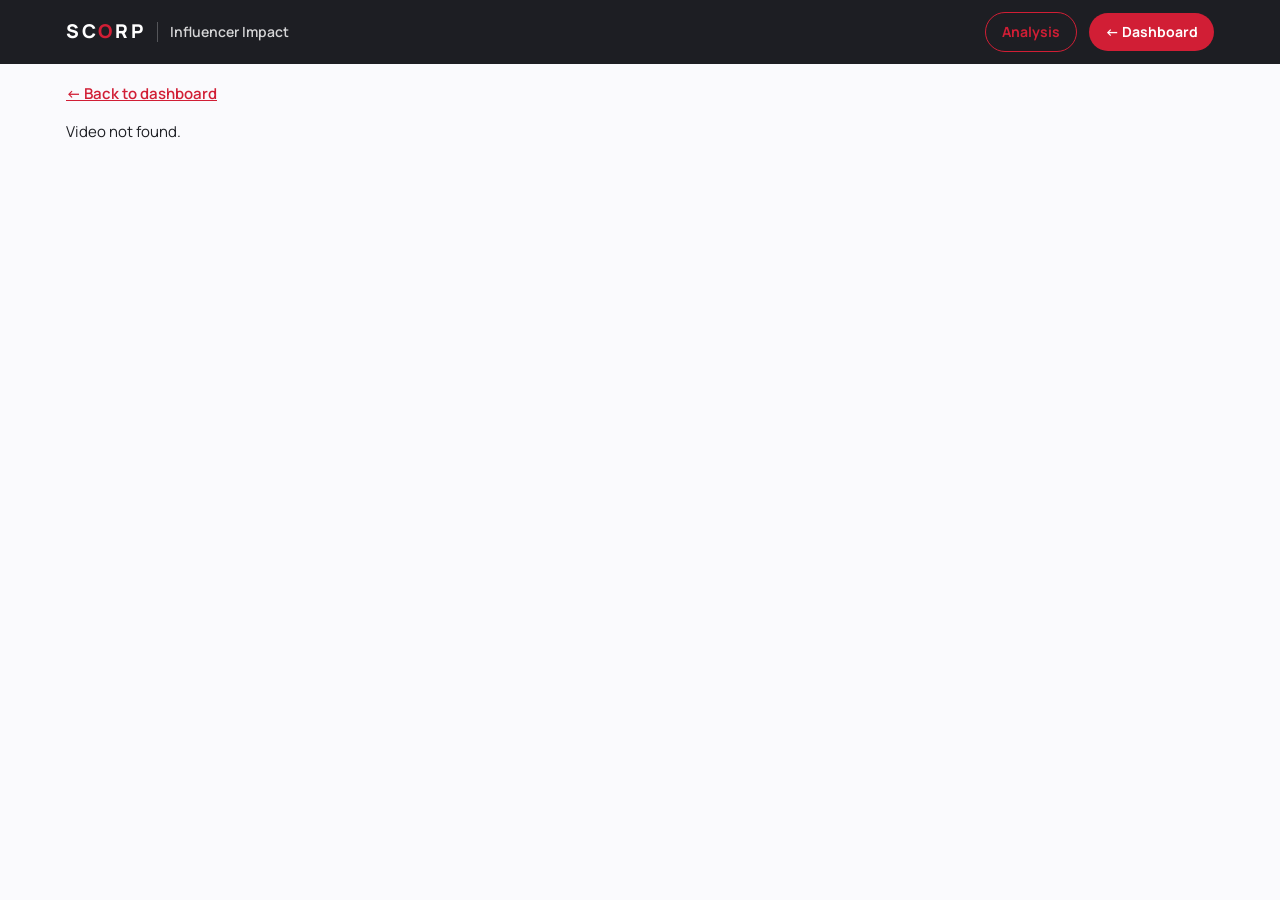
<file: video.html>
<!doctype html><html lang="en"><head><meta charset="utf-8"><meta name="viewport" content="width=device-width,initial-scale=1">
<title>Video details</title><link rel="stylesheet" href="style.css?v=4"></head><body>
<header class="top"><div class="in"><a class="logo" href="./">SC<i>O</i>RP</a><span class="sep"></span><span class="pn">Influencer Impact</span><a class="btn ghost sm" href="analysis.html">Analysis</a><a class="btn sm" href="index.html">&larr; Dashboard</a></div></header><div class="wrap">
<p style="margin:18px 0 0"><a href="index.html">&larr; Back to dashboard</a></p><div id="page"><p class="na">Loading…</p></div></div>
<script src="data/embedded.js"></script><script>
const U=window.UPDATED||'';
function parseCSV(t){const r=[];let row=[],f='',q=false;for(let i=0;i<t.length;i++){const c=t[i];if(q){if(c=='"'){if(t[i+1]=='"'){f+='"';i++}else q=false}else f+=c}else if(c=='"')q=true;else if(c==','){row.push(f);f=''}else if(c=='\n'||c=='\r'){if(c=='\r'&&t[i+1]=='\n')i++;row.push(f);r.push(row);row=[];f=''}else f+=c}if(f!==''||row.length){row.push(f);r.push(row)}const h=r.shift();return r.filter(x=>x.length>1).map(x=>Object.fromEntries(h.map((k,i)=>[k,x[i]])))}
async function load(n){try{const r=await fetch('data/'+n+'.csv?'+Date.now());if(!r.ok)throw 0;return parseCSV(await r.text())}catch(e){return parseCSV(window.EMBEDDED[n])}}
const num=x=>x===''||x==null?null:Number(x);
const f=x=>x==null?'<span class="na">N/A</span>':x.toLocaleString('en-GB');
const p=x=>x==null?'<span class="na">N/A</span>':x.toFixed(2)+'%';
const esc=s=>String(s).replace(/[&<>"]/g,c=>({'&':'&amp;','<':'&lt;','>':'&gt;','"':'&quot;'}[c]));
async function model(){const [vs,hs,is]=await Promise.all([load('videos'),load('history'),load('influencers')]);
 const by={};hs.forEach(h=>{(by[h.slug]=by[h.slug]||[]).push(h)});
 vs.forEach(v=>{const hist=(by[v.slug]||[]).sort((a,b)=>a.collected_at<b.collected_at?-1:1);v.hist=hist;const l=hist[hist.length-1]||{};
  ['views','likes','comments','shares','saves','reach'].forEach(k=>v[k]=num(l[k]));v.collected=l.collected_at||'';
  v.eng=(v.views&&v.likes!=null&&v.comments!=null&&v.shares!=null)?100*(v.likes+v.comments+v.shares)/v.views:null});
 is.forEach(i=>{i.followers=num(i.followers);i.reported=num(i.reported_videos)});return{vs,is}}

function spark(h){const pts=h.filter(x=>num(x.views)!=null);if(pts.length<2)return '<p class="na">Growth chart appears once this video has been checked at least twice.</p>';const v=pts.map(x=>num(x.views)),mn=Math.min(...v),mx=Math.max(...v),W=300,H=50;const c=v.map((y,i)=>`${(i/(v.length-1))*W},${H-(mx==mn?H/2:((y-mn)/(mx-mn))*(H-6))-3}`).join(' ');return `<svg class="spark" viewBox="0 0 ${W} ${H}" preserveAspectRatio="none"><polyline fill="none" stroke="var(--bar)" stroke-width="2" points="${c}"/></svg><p class="na">${esc(pts[0].collected_at)}: ${v[0].toLocaleString('en-GB')} &rarr; ${esc(pts[pts.length-1].collected_at)}: ${v[v.length-1].toLocaleString('en-GB')} views</p>`}
function embed(v){if(v.platform==='TikTok')return `<iframe src="https://www.tiktok.com/embed/v2/${esc(v.post_id)}" width="325" height="580" allowfullscreen loading="lazy"></iframe>`;if(v.platform==='Facebook')return `<iframe src="https://www.facebook.com/plugins/video.php?href=${encodeURIComponent(v.url)}&show_text=false&width=360" width="360" height="640" allowfullscreen loading="lazy"></iframe>`;if(v.platform==='Instagram')return `<iframe src="${esc(v.url.replace(/\/?$/,'/'))}embed" width="360" height="640" loading="lazy"></iframe>`;return ''}
function copyText(t,btn){const done=ok=>{btn.textContent=ok?'Copied':'Press and hold the link to copy'};try{if(navigator.clipboard&&window.isSecureContext){navigator.clipboard.writeText(t).then(()=>done(true),()=>done(false));return}}catch(e){}const a=document.createElement('textarea');a.value=t;a.setAttribute('readonly','');a.style.cssText='position:fixed;top:0;left:0;opacity:0';document.body.appendChild(a);a.focus();a.select();a.setSelectionRange(0,t.length);let ok=false;try{ok=document.execCommand('copy')}catch(e){}document.body.removeChild(a);done(ok)}
(async()=>{const M=await model();const id=new URLSearchParams(location.search).get('id');const v=M.vs.find(x=>x.slug===id);if(!v){document.getElementById('page').innerHTML='<p>Video not found.</p>';return}
 document.title=v.influencer+' - '+v.platform+' video';
 const cell=(l,x)=>`<div class="kpi"><b>${f(x)}</b><span>${l}</span></div>`;
 document.getElementById('page').innerHTML=`<h1>${esc(v.caption)}</h1><p class="sub">${esc(v.influencer)} &middot; ${esc(v.platform)} &middot; <span class="tag ok">Confirmed by staff</span></p>
 <div class="btns"><a class="btn" href="${esc(v.url)}" target="_blank" rel="noopener">Open post on ${esc(v.platform)}</a><button class="btn ghost" id="cp">Copy link</button></div>
 <div class="grid">${cell('Views',v.views)}${cell('Likes',v.likes)}${cell('Comments',v.comments)}${cell('Shares',v.shares)}${cell('Saves',v.saves)}${cell('Unique reach',v.reach)}<div class="kpi"><b>${p(v.eng)}</b><span>Engagement rate</span></div></div>
 <h2>Views over time</h2><div class="card">${spark(v.hist)}</div>
 <h2>Preview</h2><details><summary>Show the post preview (loads from ${esc(v.platform)})</summary><div class="embed" id="emb"></div></details>
 <h2>Details</h2><div class="card"><dl><dt>Event</dt><dd>${esc(v.event||"N/A")}</dd><dt>Platform</dt><dd>${esc(v.platform)}</dd><dt>Posted</dt><dd>${esc(v.posted)}</dd><dt>Link</dt><dd><a href="${esc(v.url)}" target="_blank" rel="noopener">${esc(v.url)}</a></dd><dt>Last collected</dt><dd>${esc(v.collected)} from the ${esc(v.source)}</dd><dt>Verification</dt><dd>Public figures read from the page; not checked against the creator's own analytics</dd>${v.note?`<dt>Note</dt><dd>${esc(v.note)}</dd>`:''}</dl></div>
 <p class="na" style="margin-top:18px;font-size:13px">Engagement rate = (likes + comments + shares) &divide; views. N/A = not shown publicly.</p>`;
 document.querySelector('details').addEventListener('toggle',e=>{if(e.target.open&&!document.getElementById('emb').innerHTML)document.getElementById('emb').innerHTML=embed(v)});
 document.getElementById('cp').onclick=()=>copyText(v.url,document.getElementById('cp'))})();
</script></body></html>
</file>
<file: style.css>
@import url('https://fonts.googleapis.com/css2?family=Manrope:wght@400;500;600;700;800&display=swap');
:root{--bg:#fafafd;--card:#fff;--ink:#1d1e23;--mut:#6b6f85;--line:#e6e7ef;--brand:#1d1e23;--red:#d11e35;--red2:#b5182c;--redbg:#fdecef;--acc:#d11e35;--ok:#1e8a4c;--okbg:#e6f4ec;--warn:#b7791f;--warnbg:#fdf3dc;--bar:#d11e35;--pill:#e9eaf1;--shadow:0 1px 2px rgba(29,30,35,.05),0 6px 20px rgba(29,30,35,.05)}
@media (prefers-color-scheme:dark){:root{--bg:#131419;--card:#1b1c23;--ink:#f1f2f7;--mut:#9ca0b5;--line:#2a2c37;--brand:#f1f2f7;--red:#ef4a5f;--red2:#d63a4f;--redbg:#3a1a21;--acc:#ef4a5f;--ok:#5fcf8c;--okbg:#14301f;--warn:#f0c060;--warnbg:#3a2f12;--bar:#ef4a5f;--pill:#262833;--shadow:none}}
*{box-sizing:border-box}html{-webkit-text-size-adjust:100%;scroll-behavior:smooth}
body{margin:0;background:var(--bg);color:var(--ink);font:15px/1.55 Manrope,-apple-system,BlinkMacSystemFont,"Segoe UI",Roboto,sans-serif}
a{color:var(--red);font-weight:600}a:hover{color:var(--red2)}
.wrap{max-width:1180px;margin:0 auto;padding:0 16px 70px}
.top{background:#1d1e23;color:#fff;position:sticky;top:0;z-index:30}.top .in{max-width:1180px;margin:0 auto;padding:12px 16px;display:flex;align-items:center;gap:12px}
.logo{font-weight:800;letter-spacing:.14em;font-size:19px;color:#fff;text-decoration:none}.logo i{font-style:normal;color:var(--red)}
.sep{width:1px;height:20px;background:#ffffff40}.pn{font-weight:600;font-size:14px;color:#ffffffd0;flex:1}
.hero{text-align:center;padding:34px 0 22px}.eyebrow{display:inline-block;background:var(--pill);color:var(--ink);font-size:11.5px;font-weight:700;letter-spacing:.12em;text-transform:uppercase;padding:7px 14px;border-radius:99px}
h1{font-size:clamp(30px,5.2vw,52px);line-height:1.1;margin:16px 0 8px;font-weight:700;letter-spacing:-.02em;color:var(--ink)}h1 em{font-style:normal;color:var(--red)}
h2{font-size:21px;margin:34px 0 4px;color:var(--ink);font-weight:700;letter-spacing:-.01em}.h2s{color:var(--mut);margin:0 0 12px;font-size:13.5px}
.sub{color:var(--mut);margin:0 auto;max-width:640px}.hint{color:var(--mut);font-size:13px;margin:10px 0 0}
.btn{display:inline-flex;align-items:center;justify-content:center;background:var(--red);color:#fff;text-decoration:none;padding:11px 20px;border-radius:99px;border:0;font:inherit;font-weight:700;cursor:pointer;min-height:44px;transition:background .15s}.btn:hover{background:var(--red2);color:#fff}
.btn.sm{min-height:38px;padding:8px 16px;font-size:14px}.btn.ghost{background:transparent;color:var(--red);border:1.5px solid var(--red)}.btn.ghost:hover{background:var(--redbg);color:var(--red2)}.btns{display:flex;gap:8px;flex-wrap:wrap}
.filters{position:sticky;top:51px;z-index:20;background:var(--bg);padding:10px 0;margin-top:6px;border-bottom:1px solid var(--line);display:grid;gap:8px}
.frow{display:flex;gap:8px;align-items:center;overflow-x:auto;scrollbar-width:none;padding-bottom:2px}.frow::-webkit-scrollbar{display:none}.flab{font-size:11.5px;font-weight:700;letter-spacing:.08em;text-transform:uppercase;color:var(--mut);min-width:68px}
.chip{flex:none;font:inherit;font-weight:600;font-size:13.5px;background:var(--card);color:var(--ink);border:1px solid var(--line);border-radius:99px;padding:7px 14px;cursor:pointer;min-height:36px}.chip:hover{border-color:var(--red)}.chip.on{background:var(--red);color:#fff;border-color:var(--red)}.chip small{opacity:.7;font-weight:600;margin-left:3px}
.search{flex:1;min-width:180px;font:inherit;padding:9px 16px;border:1px solid var(--line);border-radius:99px;background:var(--card);color:var(--ink);min-height:40px}.search:focus,.chip:focus-visible,.btn:focus-visible{outline:2px solid var(--red);outline-offset:2px}
.reset{font-size:13px;background:none;border:0;color:var(--red);font-weight:700;cursor:pointer;padding:6px;display:none}.reset.show{display:inline}
.kpis{display:grid;grid-template-columns:repeat(auto-fit,minmax(150px,1fr));gap:12px;margin-top:18px}
.kpi,.card{background:var(--card);border:1px solid var(--line);border-radius:18px;padding:16px 18px;box-shadow:var(--shadow)}.kpi b{display:block;font-size:28px;line-height:1.15;font-weight:800;letter-spacing:-.02em}.kpi span{color:var(--mut);font-size:12.5px;font-weight:600}.kpi.hl b{color:var(--red)}
.tabs{display:inline-flex;background:var(--pill);border-radius:99px;padding:4px;margin:6px 0 12px}.tab{font:inherit;font-weight:700;font-size:13.5px;border:0;background:none;color:var(--mut);padding:8px 18px;border-radius:99px;cursor:pointer;min-height:36px}.tab.on{background:var(--card);color:var(--ink);box-shadow:var(--shadow)}
table{width:100%;border-collapse:collapse;font-size:14px}.tw{overflow-x:auto;border-radius:18px;border:1px solid var(--line);background:var(--card);box-shadow:var(--shadow)}
th,td{padding:12px 14px;text-align:left;border-bottom:1px solid var(--line);vertical-align:middle}tr:last-child td{border-bottom:0}th{color:var(--mut);font-size:11.5px;text-transform:uppercase;letter-spacing:.07em;font-weight:700;white-space:nowrap;background:var(--card);position:sticky;top:0}th.s{cursor:pointer;user-select:none}th.s:hover{color:var(--red)}th.s.on{color:var(--red)}
td.n,th.n{text-align:right;font-variant-numeric:tabular-nums}tbody tr:hover td{background:var(--bg)}.nm{font-weight:700}
.tag{display:inline-block;font-size:11.5px;font-weight:700;padding:3px 10px;border-radius:99px;background:var(--pill);white-space:nowrap}.tag.ok{background:var(--okbg);color:var(--ok)}.tag.red{background:var(--redbg);color:var(--red)}
.bars .row{display:grid;grid-template-columns:minmax(150px,300px) 1fr 78px;gap:12px;align-items:center;margin:9px 0;font-size:13.5px}.bars .row a{text-decoration:none;color:var(--ink);font-weight:600}.bars .row a:hover{color:var(--red)}
.bars .track{background:var(--pill);border-radius:99px;height:12px;overflow:hidden}.bars .fill{background:var(--bar);height:100%;border-radius:99px}.bars b{text-align:right}
.cgrp{margin:0 0 16px}.cgrp h3{margin:0 0 8px;font-size:16px;font-weight:700}.cgrp h3 span{color:var(--mut);font-weight:600}.pills{display:flex;flex-wrap:wrap;gap:8px}.pl{text-decoration:none;color:var(--ink);background:var(--bg);border:1px solid var(--line);border-radius:99px;padding:6px 14px;font-size:13.5px;font-weight:600}.pl:hover{border-color:var(--red);color:var(--red)}.pl small{color:var(--mut);font-weight:600;margin-left:6px}
.vgrid{display:grid;grid-template-columns:repeat(auto-fill,minmax(300px,1fr));gap:14px}.vc{background:var(--card);border:1px solid var(--line);border-radius:18px;padding:16px;display:flex;flex-direction:column;gap:10px;box-shadow:var(--shadow)}
.vc h3{font-size:14.5px;margin:0;line-height:1.4;font-weight:700}.vc h3 a{color:var(--ink);text-decoration:none}.vc h3 a:hover{color:var(--red)}.vc .meta{color:var(--mut);font-size:12.5px}.stats{display:grid;grid-template-columns:repeat(4,1fr);gap:6px;text-align:center}.stats div{background:var(--bg);border-radius:12px;padding:8px 2px}.stats b{display:block;font-size:14px;font-weight:800}.stats span{font-size:11px;color:var(--mut)}.vc .btns{margin-top:auto}
.grid{display:grid;grid-template-columns:repeat(auto-fit,minmax(130px,1fr));gap:12px;margin:16px 0}
.na{color:var(--mut)}.empty{text-align:center;color:var(--mut);padding:26px 10px}
dl{display:grid;grid-template-columns:150px 1fr;gap:6px 12px;margin:0}dt{color:var(--mut)}dd{margin:0;word-break:break-word}
details{background:var(--card);border:1px solid var(--line);border-radius:18px;padding:12px 16px;margin:12px 0}summary{cursor:pointer;font-weight:700}details p,details li{font-size:14px}
.embed{display:flex;justify-content:center;margin:14px 0}.embed iframe{border:0;max-width:100%;border-radius:14px;background:var(--card)}
svg.spark{width:100%;height:60px}.foot{margin-top:40px;text-align:center;color:var(--mut);font-size:12.5px}
.modal{position:fixed;inset:0;background:rgba(20,21,26,.6);display:none;align-items:flex-start;justify-content:center;overflow:auto;padding:12px;z-index:50}.modal.open{display:flex}.mbox{background:var(--bg);border-radius:22px;max-width:760px;width:100%;padding:20px;margin:auto}.mbox h1{font-size:24px;text-align:left}
@media print{.top,.filters,.btns,.tabs{display:none}body{background:#fff}}
@media (max-width:640px){.pn{display:none}.top .btn{margin-left:auto}.hero{padding:22px 0 14px}.bars .row{grid-template-columns:1fr 70px}.bars .row .track{grid-column:1/-1;order:3}dl{grid-template-columns:1fr}.stats b{font-size:13px}.kpi b{font-size:23px}.flab{display:none}th,td{padding:10px}}
@media (max-width:640px){.sep{display:none}.filters{position:static;border-bottom:0}.frow:last-child{flex-wrap:wrap;overflow:visible}#fp{flex-wrap:wrap!important}.search{flex:1 1 100%;order:3}.reset{order:4}.chip{font-size:13px;padding:6px 12px}}
</file>
